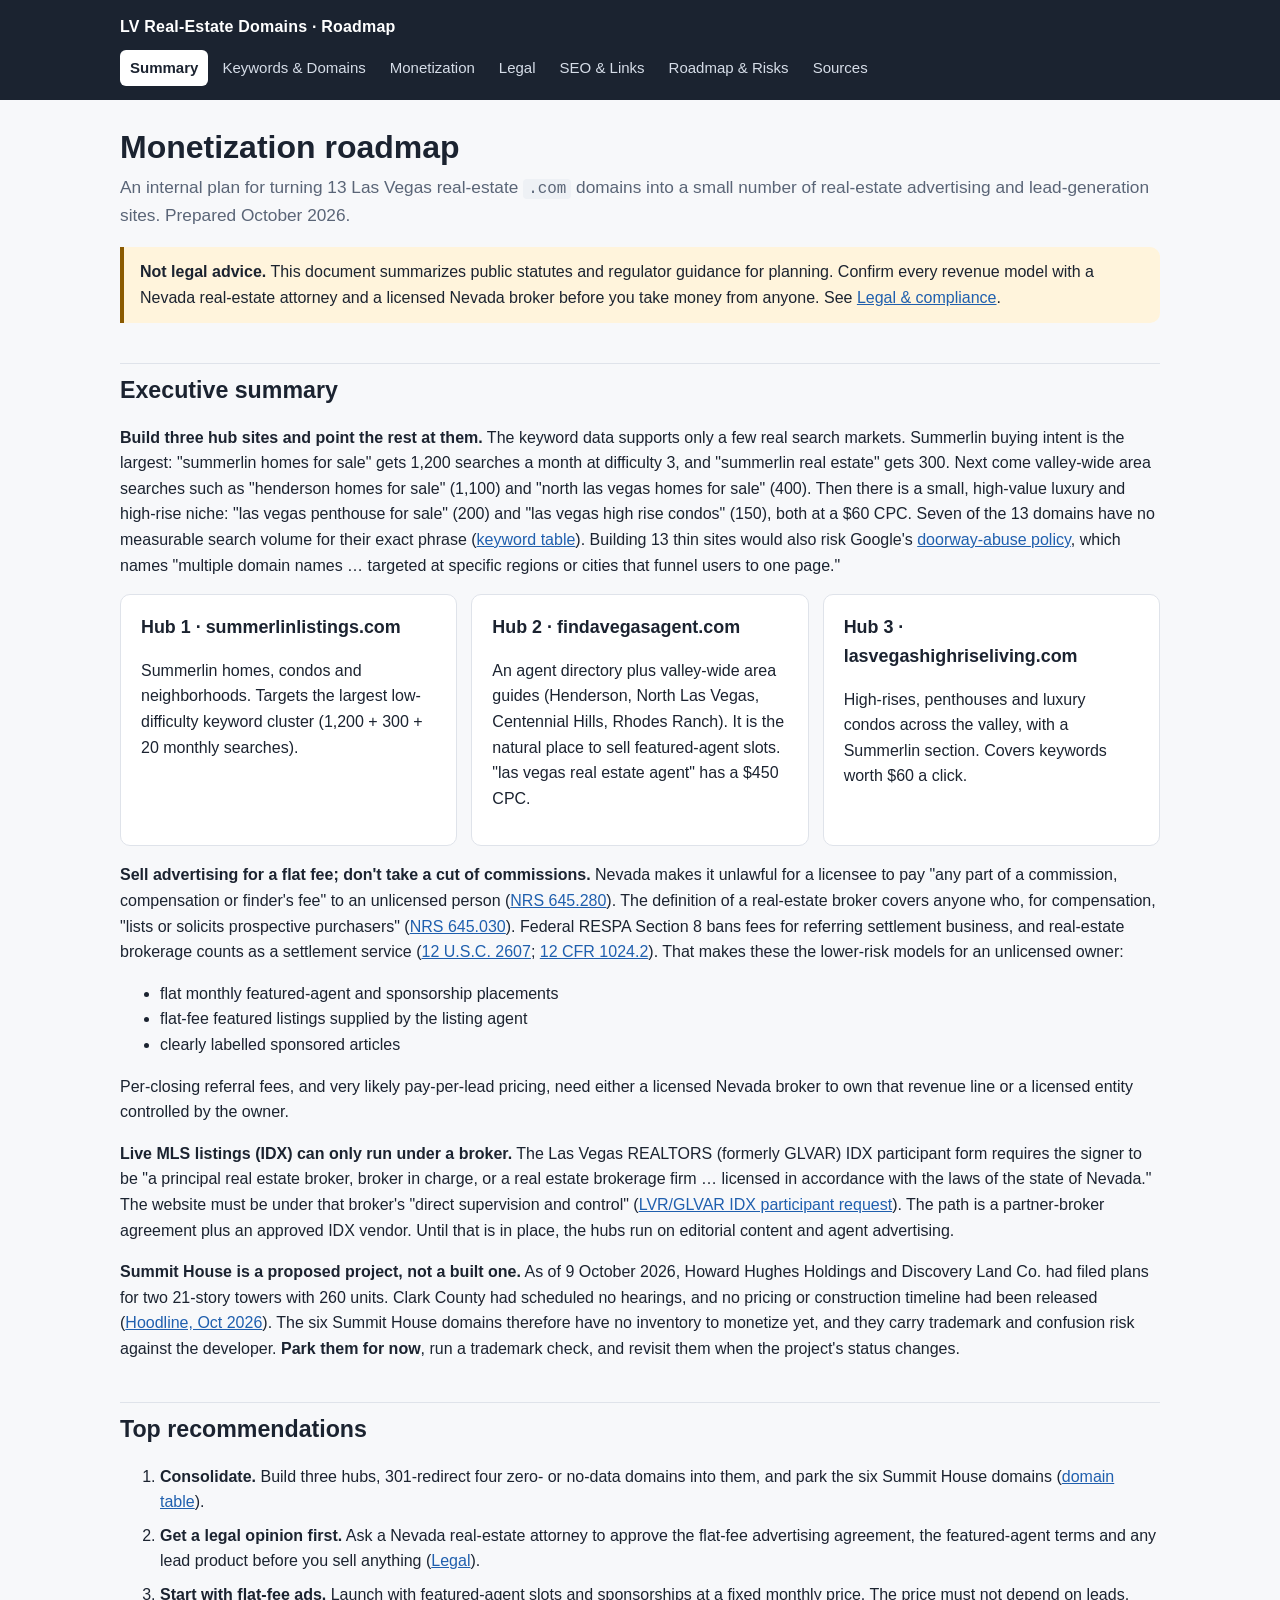
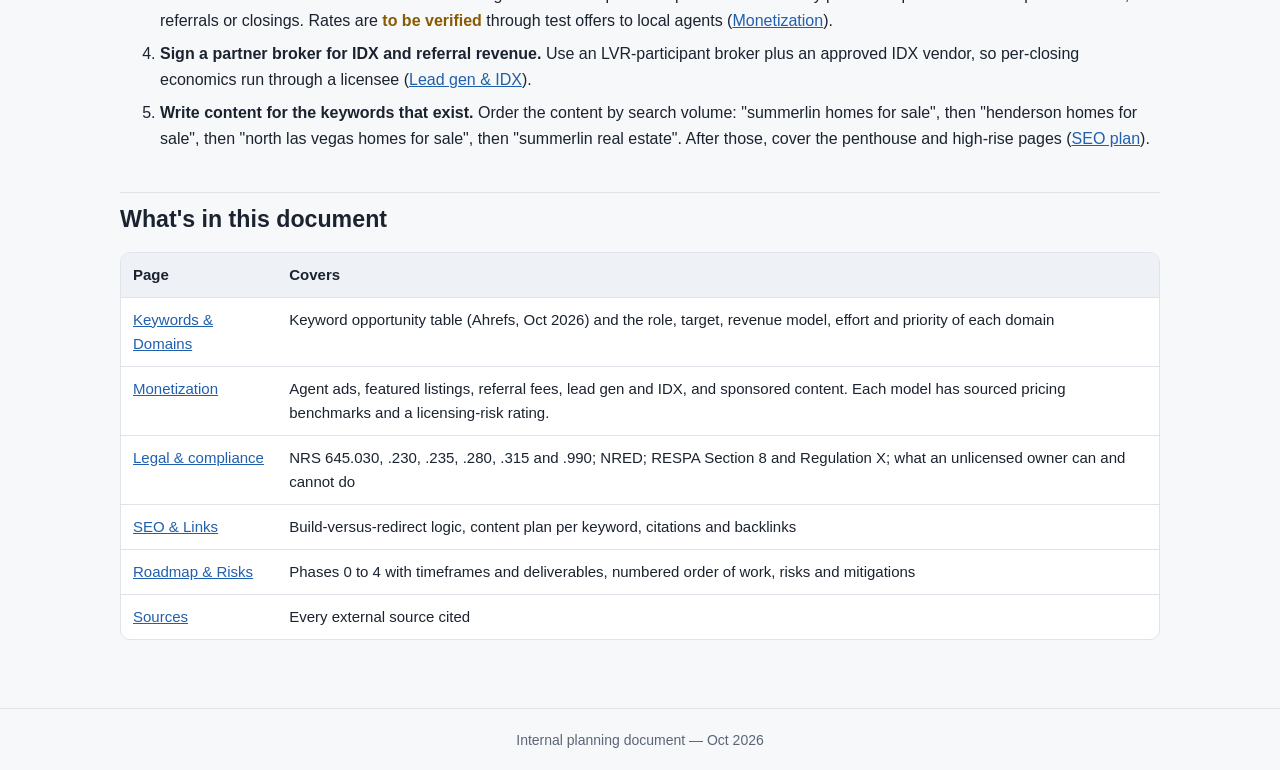
<file: index.html>
<!DOCTYPE html>
<html lang="en">
<head>
  <meta charset="utf-8">
  <meta name="viewport" content="width=device-width, initial-scale=1">
  <meta name="robots" content="noindex, nofollow">
  <title>Monetization Roadmap — Las Vegas Real-Estate Domain Portfolio</title>
  <link rel="stylesheet" href="styles.css">
</head>
<body>
<header class="site-header">
  <div class="inner">
    <a class="brand" href="index.html">LV Real-Estate Domains · Roadmap</a>
    <nav class="site-nav" aria-label="Main">
      <ul>
        <li><a href="index.html" aria-current="page">Summary</a></li>
        <li><a href="domains.html">Keywords &amp; Domains</a></li>
        <li><a href="monetization.html">Monetization</a></li>
        <li><a href="legal.html">Legal</a></li>
        <li><a href="seo.html">SEO &amp; Links</a></li>
        <li><a href="roadmap.html">Roadmap &amp; Risks</a></li>
        <li><a href="sources.html">Sources</a></li>
      </ul>
    </nav>
  </div>
</header>

<main>
  <h1>Monetization roadmap</h1>
  <p class="lede">An internal plan for turning 13 Las Vegas real-estate <code>.com</code> domains into a small number of real-estate advertising and lead-generation sites. Prepared October 2026.</p>

  <div class="callout warn">
    <p><strong>Not legal advice.</strong> This document summarizes public statutes and regulator guidance for planning. Confirm every revenue model with a Nevada real-estate attorney and a licensed Nevada broker before you take money from anyone. See <a href="legal.html">Legal &amp; compliance</a>.</p>
  </div>

  <h2 id="executive-summary">Executive summary</h2>

  <p><strong>Build three hub sites and point the rest at them.</strong> The keyword data supports only a few real search markets. Summerlin buying intent is the largest: "summerlin homes for sale" gets 1,200 searches a month at difficulty 3, and "summerlin real estate" gets 300. Next come valley-wide area searches such as "henderson homes for sale" (1,100) and "north las vegas homes for sale" (400). Then there is a small, high-value luxury and high-rise niche: "las vegas penthouse for sale" (200) and "las vegas high rise condos" (150), both at a $60 CPC. Seven of the 13 domains have no measurable search volume for their exact phrase (<a href="domains.html#keywords">keyword table</a>). Building 13 thin sites would also risk Google's <a href="https://developers.google.com/search/docs/essentials/spam-policies" rel="noopener">doorway-abuse policy</a>, which names "multiple domain names … targeted at specific regions or cities that funnel users to one page."</p>

  <div class="grid">
    <div class="card">
      <h3>Hub 1 · summerlinlistings.com</h3>
      <p>Summerlin homes, condos and neighborhoods. Targets the largest low-difficulty keyword cluster (1,200 + 300 + 20 monthly searches).</p>
    </div>
    <div class="card">
      <h3>Hub 2 · findavegasagent.com</h3>
      <p>An agent directory plus valley-wide area guides (Henderson, North Las Vegas, Centennial Hills, Rhodes Ranch). It is the natural place to sell featured-agent slots. "las vegas real estate agent" has a $450 CPC.</p>
    </div>
    <div class="card">
      <h3>Hub 3 · lasvegashighriseliving.com</h3>
      <p>High-rises, penthouses and luxury condos across the valley, with a Summerlin section. Covers keywords worth $60 a click.</p>
    </div>
  </div>

  <p><strong>Sell advertising for a flat fee; don't take a cut of commissions.</strong> Nevada makes it unlawful for a licensee to pay "any part of a commission, compensation or finder's fee" to an unlicensed person (<a href="https://nevada.public.law/statutes/nrs_645.280">NRS 645.280</a>). The definition of a real-estate broker covers anyone who, for compensation, "lists or solicits prospective purchasers" (<a href="https://nevada.public.law/statutes/nrs_645.030">NRS 645.030</a>). Federal RESPA Section 8 bans fees for referring settlement business, and real-estate brokerage counts as a settlement service (<a href="https://www.law.cornell.edu/uscode/text/12/2607">12 U.S.C. 2607</a>; <a href="https://www.consumerfinance.gov/rules-policy/regulations/1024/2/">12 CFR 1024.2</a>). That makes these the lower-risk models for an unlicensed owner:</p>
  <ul>
    <li>flat monthly featured-agent and sponsorship placements</li>
    <li>flat-fee featured listings supplied by the listing agent</li>
    <li>clearly labelled sponsored articles</li>
  </ul>
  <p>Per-closing referral fees, and very likely pay-per-lead pricing, need either a licensed Nevada broker to own that revenue line or a licensed entity controlled by the owner.</p>

  <p><strong>Live MLS listings (IDX) can only run under a broker.</strong> The Las Vegas REALTORS (formerly GLVAR) IDX participant form requires the signer to be "a principal real estate broker, broker in charge, or a real estate brokerage firm … licensed in accordance with the laws of the state of Nevada." The website must be under that broker's "direct supervision and control" (<a href="https://torchx.com/wp-content/uploads/2020/04/NV-GLVAR.pdf">LVR/GLVAR IDX participant request</a>). The path is a partner-broker agreement plus an approved IDX vendor. Until that is in place, the hubs run on editorial content and agent advertising.</p>

  <p><strong>Summit House is a proposed project, not a built one.</strong> As of 9 October 2026, Howard Hughes Holdings and Discovery Land Co. had filed plans for two 21-story towers with 260 units. Clark County had scheduled no hearings, and no pricing or construction timeline had been released (<a href="https://hoodline.com/2026/10/summerlin-gets-its-first-high-rises-twin-21-story-towers-with-a-skybridge-bar/">Hoodline, Oct 2026</a>). The six Summit House domains therefore have no inventory to monetize yet, and they carry trademark and confusion risk against the developer. <strong>Park them for now</strong>, run a trademark check, and revisit them when the project's status changes.</p>

  <h2 id="top-recommendations">Top recommendations</h2>
  <ol class="steps">
    <li><strong>Consolidate.</strong> Build three hubs, 301-redirect four zero- or no-data domains into them, and park the six Summit House domains (<a href="domains.html#domains">domain table</a>).</li>
    <li><strong>Get a legal opinion first.</strong> Ask a Nevada real-estate attorney to approve the flat-fee advertising agreement, the featured-agent terms and any lead product before you sell anything (<a href="legal.html">Legal</a>).</li>
    <li><strong>Start with flat-fee ads.</strong> Launch with featured-agent slots and sponsorships at a fixed monthly price. The price must not depend on leads, referrals or closings. Rates are <span class="tbv">to be verified</span> through test offers to local agents (<a href="monetization.html">Monetization</a>).</li>
    <li><strong>Sign a partner broker for IDX and referral revenue.</strong> Use an LVR-participant broker plus an approved IDX vendor, so per-closing economics run through a licensee (<a href="monetization.html#lead-gen">Lead gen &amp; IDX</a>).</li>
    <li><strong>Write content for the keywords that exist.</strong> Order the content by search volume: "summerlin homes for sale", then "henderson homes for sale", then "north las vegas homes for sale", then "summerlin real estate". After those, cover the penthouse and high-rise pages (<a href="seo.html">SEO plan</a>).</li>
  </ol>

  <h2>What's in this document</h2>
  <div class="table-wrap">
    <table>
      <thead><tr><th>Page</th><th>Covers</th></tr></thead>
      <tbody>
        <tr><td><a href="domains.html">Keywords &amp; Domains</a></td><td>Keyword opportunity table (Ahrefs, Oct 2026) and the role, target, revenue model, effort and priority of each domain</td></tr>
        <tr><td><a href="monetization.html">Monetization</a></td><td>Agent ads, featured listings, referral fees, lead gen and IDX, and sponsored content. Each model has sourced pricing benchmarks and a licensing-risk rating.</td></tr>
        <tr><td><a href="legal.html">Legal &amp; compliance</a></td><td>NRS 645.030, .230, .235, .280, .315 and .990; NRED; RESPA Section 8 and Regulation X; what an unlicensed owner can and cannot do</td></tr>
        <tr><td><a href="seo.html">SEO &amp; Links</a></td><td>Build-versus-redirect logic, content plan per keyword, citations and backlinks</td></tr>
        <tr><td><a href="roadmap.html">Roadmap &amp; Risks</a></td><td>Phases 0 to 4 with timeframes and deliverables, numbered order of work, risks and mitigations</td></tr>
        <tr><td><a href="sources.html">Sources</a></td><td>Every external source cited</td></tr>
      </tbody>
    </table>
  </div>
</main>

<footer class="site-footer">Internal planning document — Oct 2026</footer>
</body>
</html>
</file>
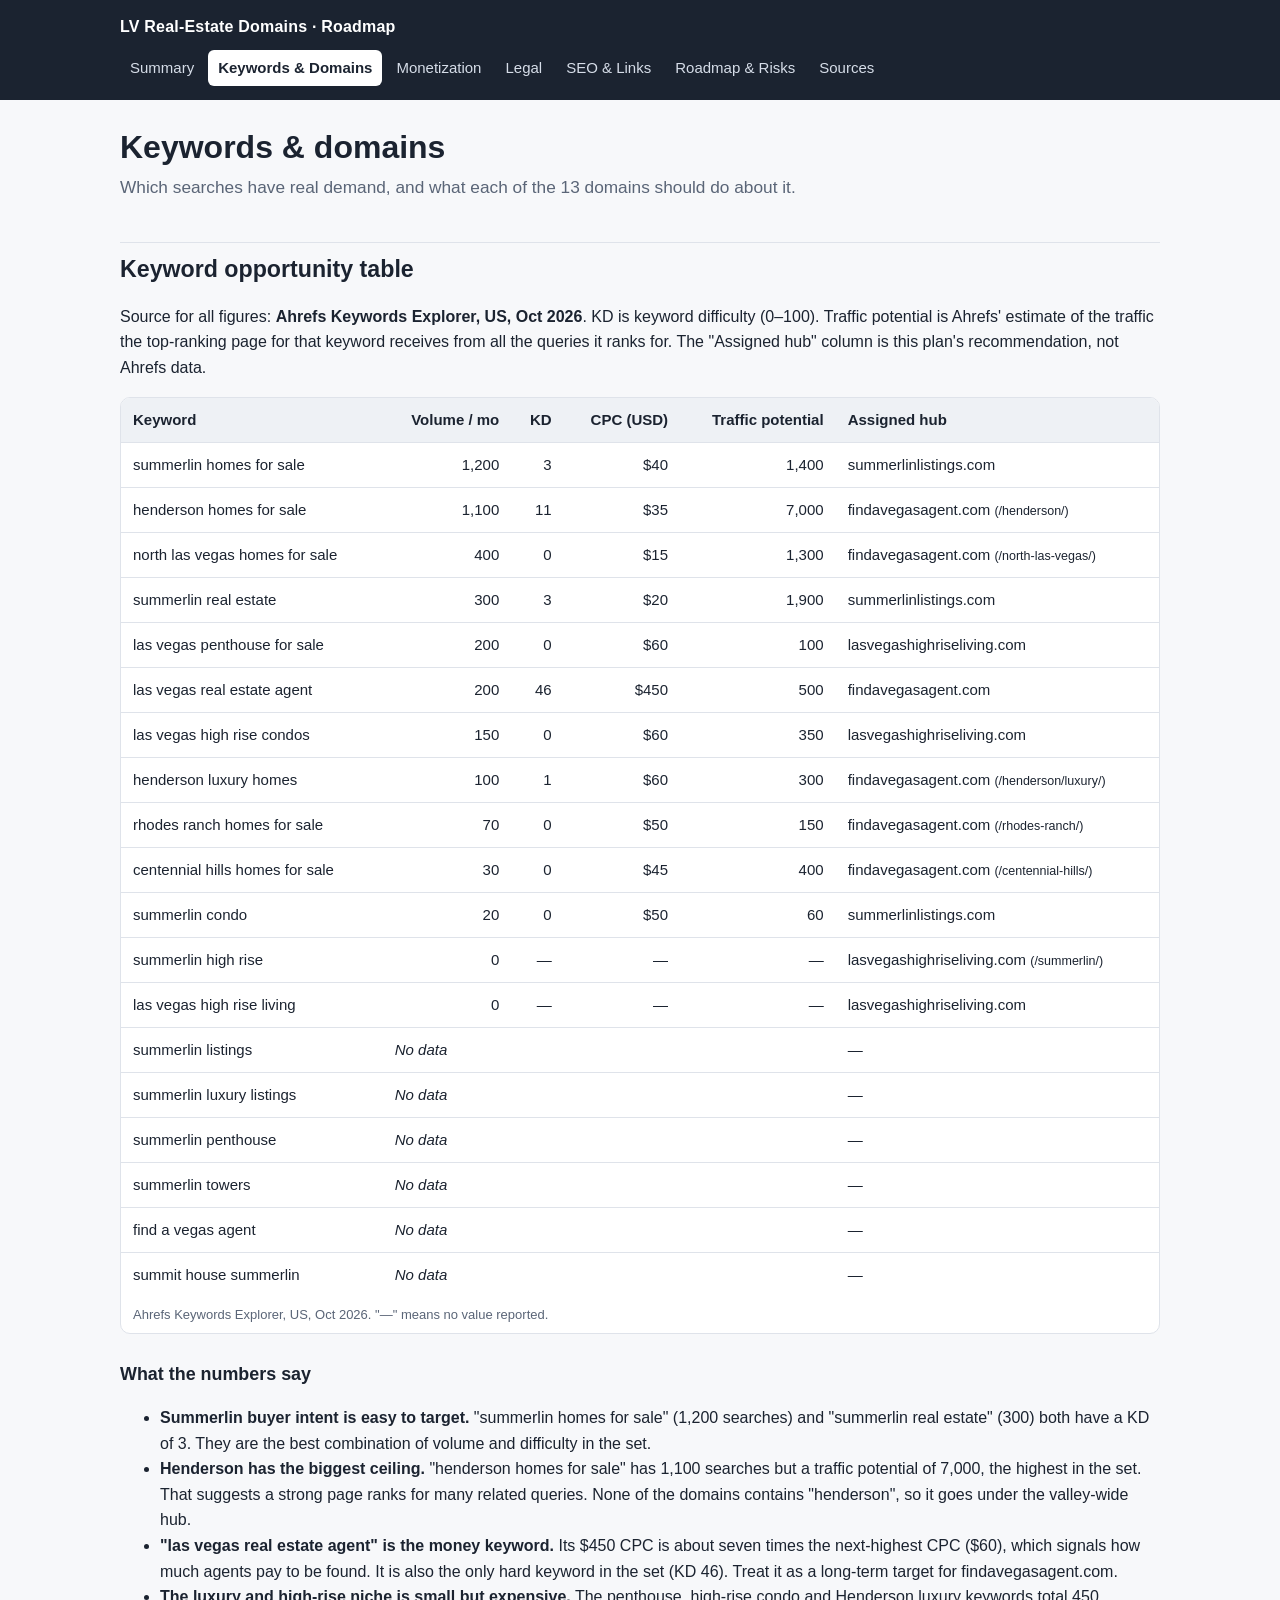
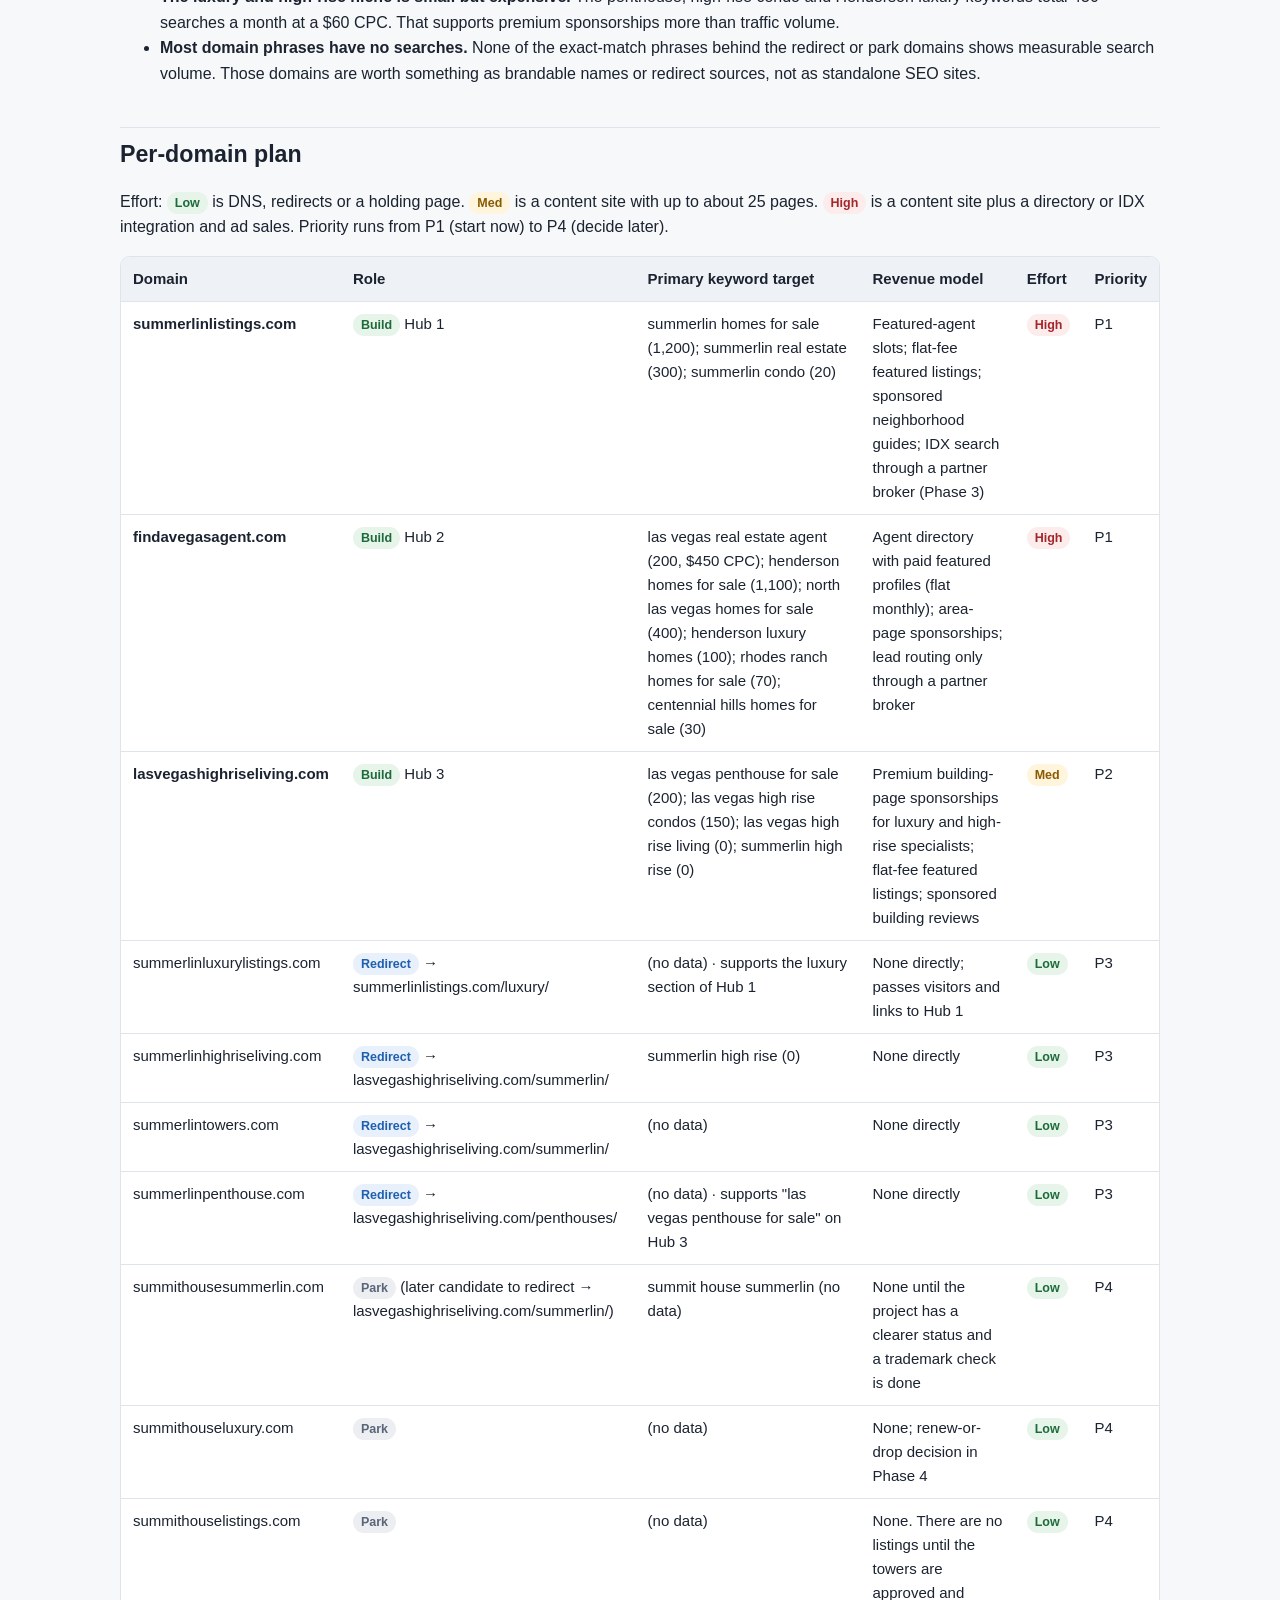
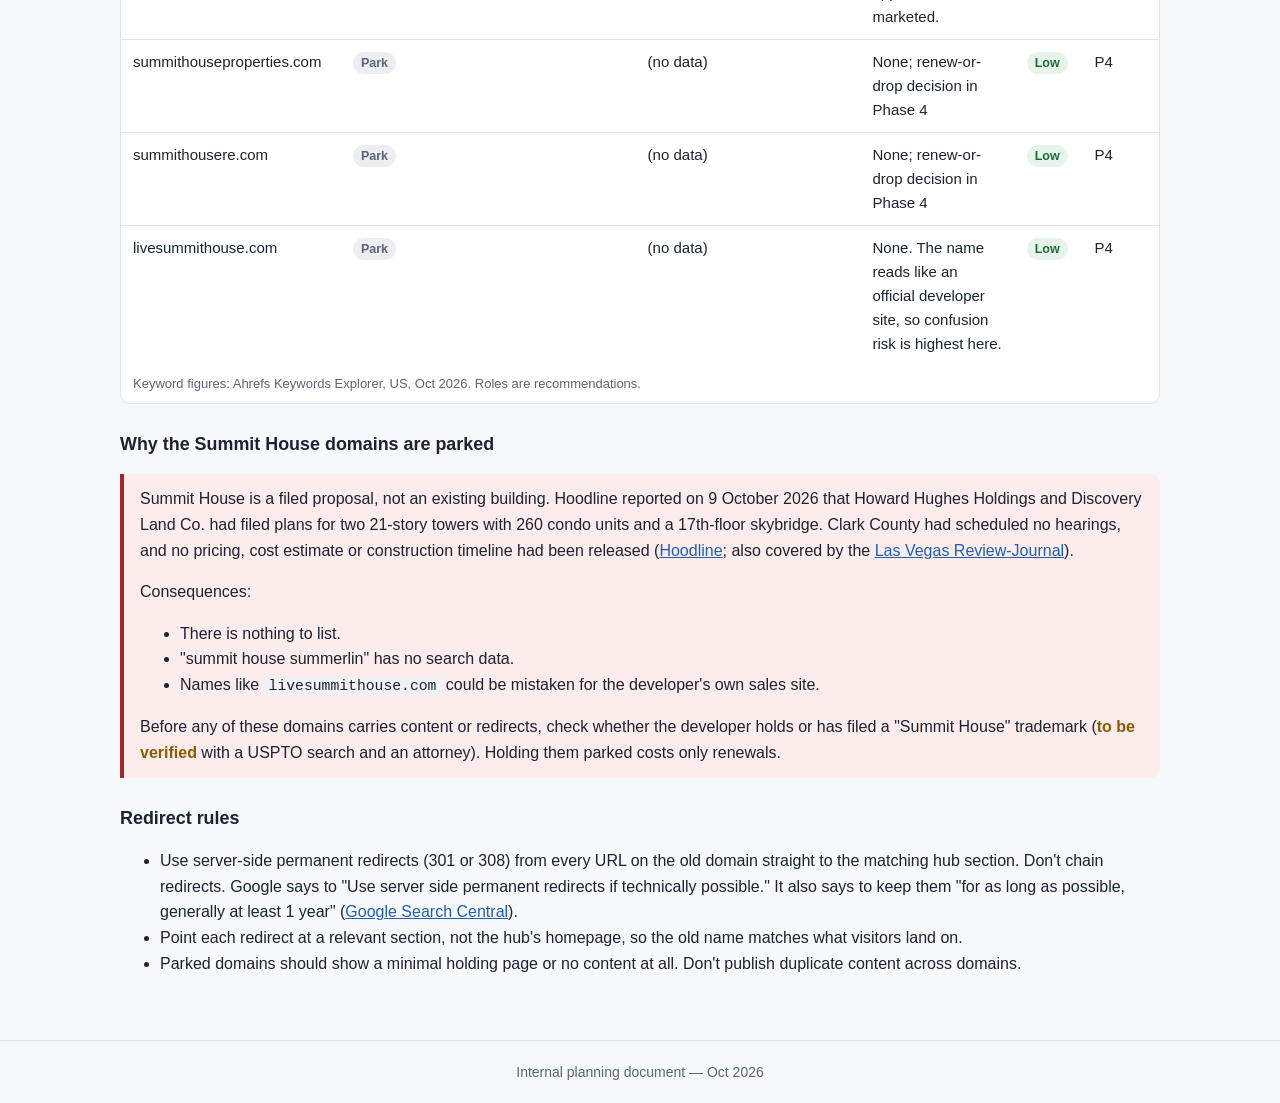
<file: domains.html>
<!DOCTYPE html>
<html lang="en">
<head>
  <meta charset="utf-8">
  <meta name="viewport" content="width=device-width, initial-scale=1">
  <meta name="robots" content="noindex, nofollow">
  <title>Keywords &amp; Domains — Monetization Roadmap</title>
  <link rel="stylesheet" href="styles.css">
</head>
<body>
<header class="site-header">
  <div class="inner">
    <a class="brand" href="index.html">LV Real-Estate Domains · Roadmap</a>
    <nav class="site-nav" aria-label="Main">
      <ul>
        <li><a href="index.html">Summary</a></li>
        <li><a href="domains.html" aria-current="page">Keywords &amp; Domains</a></li>
        <li><a href="monetization.html">Monetization</a></li>
        <li><a href="legal.html">Legal</a></li>
        <li><a href="seo.html">SEO &amp; Links</a></li>
        <li><a href="roadmap.html">Roadmap &amp; Risks</a></li>
        <li><a href="sources.html">Sources</a></li>
      </ul>
    </nav>
  </div>
</header>

<main>
  <h1>Keywords &amp; domains</h1>
  <p class="lede">Which searches have real demand, and what each of the 13 domains should do about it.</p>

  <h2 id="keywords">Keyword opportunity table</h2>
  <p>Source for all figures: <strong>Ahrefs Keywords Explorer, US, Oct 2026</strong>. KD is keyword difficulty (0–100). Traffic potential is Ahrefs' estimate of the traffic the top-ranking page for that keyword receives from all the queries it ranks for. The "Assigned hub" column is this plan's recommendation, not Ahrefs data.</p>
  <div class="table-wrap">
    <table>
      <thead>
        <tr><th>Keyword</th><th class="num">Volume / mo</th><th class="num">KD</th><th class="num">CPC (USD)</th><th class="num">Traffic potential</th><th>Assigned hub</th></tr>
      </thead>
      <tbody>
        <tr><td>summerlin homes for sale</td><td class="num">1,200</td><td class="num">3</td><td class="num">$40</td><td class="num">1,400</td><td>summerlinlistings.com</td></tr>
        <tr><td>henderson homes for sale</td><td class="num">1,100</td><td class="num">11</td><td class="num">$35</td><td class="num">7,000</td><td>findavegasagent.com <small>(/henderson/)</small></td></tr>
        <tr><td>north las vegas homes for sale</td><td class="num">400</td><td class="num">0</td><td class="num">$15</td><td class="num">1,300</td><td>findavegasagent.com <small>(/north-las-vegas/)</small></td></tr>
        <tr><td>summerlin real estate</td><td class="num">300</td><td class="num">3</td><td class="num">$20</td><td class="num">1,900</td><td>summerlinlistings.com</td></tr>
        <tr><td>las vegas penthouse for sale</td><td class="num">200</td><td class="num">0</td><td class="num">$60</td><td class="num">100</td><td>lasvegashighriseliving.com</td></tr>
        <tr><td>las vegas real estate agent</td><td class="num">200</td><td class="num">46</td><td class="num">$450</td><td class="num">500</td><td>findavegasagent.com</td></tr>
        <tr><td>las vegas high rise condos</td><td class="num">150</td><td class="num">0</td><td class="num">$60</td><td class="num">350</td><td>lasvegashighriseliving.com</td></tr>
        <tr><td>henderson luxury homes</td><td class="num">100</td><td class="num">1</td><td class="num">$60</td><td class="num">300</td><td>findavegasagent.com <small>(/henderson/luxury/)</small></td></tr>
        <tr><td>rhodes ranch homes for sale</td><td class="num">70</td><td class="num">0</td><td class="num">$50</td><td class="num">150</td><td>findavegasagent.com <small>(/rhodes-ranch/)</small></td></tr>
        <tr><td>centennial hills homes for sale</td><td class="num">30</td><td class="num">0</td><td class="num">$45</td><td class="num">400</td><td>findavegasagent.com <small>(/centennial-hills/)</small></td></tr>
        <tr><td>summerlin condo</td><td class="num">20</td><td class="num">0</td><td class="num">$50</td><td class="num">60</td><td>summerlinlistings.com</td></tr>
        <tr><td>summerlin high rise</td><td class="num">0</td><td class="num">—</td><td class="num">—</td><td class="num">—</td><td>lasvegashighriseliving.com <small>(/summerlin/)</small></td></tr>
        <tr><td>las vegas high rise living</td><td class="num">0</td><td class="num">—</td><td class="num">—</td><td class="num">—</td><td>lasvegashighriseliving.com</td></tr>
        <tr><td>summerlin listings</td><td colspan="4"><em>No data</em></td><td>—</td></tr>
        <tr><td>summerlin luxury listings</td><td colspan="4"><em>No data</em></td><td>—</td></tr>
        <tr><td>summerlin penthouse</td><td colspan="4"><em>No data</em></td><td>—</td></tr>
        <tr><td>summerlin towers</td><td colspan="4"><em>No data</em></td><td>—</td></tr>
        <tr><td>find a vegas agent</td><td colspan="4"><em>No data</em></td><td>—</td></tr>
        <tr><td>summit house summerlin</td><td colspan="4"><em>No data</em></td><td>—</td></tr>
      </tbody>
      <caption>Ahrefs Keywords Explorer, US, Oct 2026. "—" means no value reported.</caption>
    </table>
  </div>

  <h3>What the numbers say</h3>
  <ul>
    <li><strong>Summerlin buyer intent is easy to target.</strong> "summerlin homes for sale" (1,200 searches) and "summerlin real estate" (300) both have a KD of 3. They are the best combination of volume and difficulty in the set.</li>
    <li><strong>Henderson has the biggest ceiling.</strong> "henderson homes for sale" has 1,100 searches but a traffic potential of 7,000, the highest in the set. That suggests a strong page ranks for many related queries. None of the domains contains "henderson", so it goes under the valley-wide hub.</li>
    <li><strong>"las vegas real estate agent" is the money keyword.</strong> Its $450 CPC is about seven times the next-highest CPC ($60), which signals how much agents pay to be found. It is also the only hard keyword in the set (KD 46). Treat it as a long-term target for findavegasagent.com.</li>
    <li><strong>The luxury and high-rise niche is small but expensive.</strong> The penthouse, high-rise condo and Henderson luxury keywords total 450 searches a month at a $60 CPC. That supports premium sponsorships more than traffic volume.</li>
    <li><strong>Most domain phrases have no searches.</strong> None of the exact-match phrases behind the redirect or park domains shows measurable search volume. Those domains are worth something as brandable names or redirect sources, not as standalone SEO sites.</li>
  </ul>

  <h2 id="domains">Per-domain plan</h2>
  <p>Effort: <span class="tag low">Low</span> is DNS, redirects or a holding page. <span class="tag med">Med</span> is a content site with up to about 25 pages. <span class="tag high">High</span> is a content site plus a directory or IDX integration and ad sales. Priority runs from P1 (start now) to P4 (decide later).</p>
  <div class="table-wrap">
    <table>
      <thead>
        <tr><th>Domain</th><th>Role</th><th>Primary keyword target</th><th>Revenue model</th><th>Effort</th><th>Priority</th></tr>
      </thead>
      <tbody>
        <tr>
          <td><strong>summerlinlistings.com</strong></td>
          <td><span class="tag build">Build</span> Hub 1</td>
          <td>summerlin homes for sale (1,200); summerlin real estate (300); summerlin condo (20)</td>
          <td>Featured-agent slots; flat-fee featured listings; sponsored neighborhood guides; IDX search through a partner broker (Phase 3)</td>
          <td><span class="tag high">High</span></td>
          <td>P1</td>
        </tr>
        <tr>
          <td><strong>findavegasagent.com</strong></td>
          <td><span class="tag build">Build</span> Hub 2</td>
          <td>las vegas real estate agent (200, $450 CPC); henderson homes for sale (1,100); north las vegas homes for sale (400); henderson luxury homes (100); rhodes ranch homes for sale (70); centennial hills homes for sale (30)</td>
          <td>Agent directory with paid featured profiles (flat monthly); area-page sponsorships; lead routing only through a partner broker</td>
          <td><span class="tag high">High</span></td>
          <td>P1</td>
        </tr>
        <tr>
          <td><strong>lasvegashighriseliving.com</strong></td>
          <td><span class="tag build">Build</span> Hub 3</td>
          <td>las vegas penthouse for sale (200); las vegas high rise condos (150); las vegas high rise living (0); summerlin high rise (0)</td>
          <td>Premium building-page sponsorships for luxury and high-rise specialists; flat-fee featured listings; sponsored building reviews</td>
          <td><span class="tag med">Med</span></td>
          <td>P2</td>
        </tr>
        <tr>
          <td>summerlinluxurylistings.com</td>
          <td><span class="tag redirect">Redirect</span> → summerlinlistings.com/luxury/</td>
          <td>(no data) · supports the luxury section of Hub 1</td>
          <td>None directly; passes visitors and links to Hub 1</td>
          <td><span class="tag low">Low</span></td>
          <td>P3</td>
        </tr>
        <tr>
          <td>summerlinhighriseliving.com</td>
          <td><span class="tag redirect">Redirect</span> → lasvegashighriseliving.com/summerlin/</td>
          <td>summerlin high rise (0)</td>
          <td>None directly</td>
          <td><span class="tag low">Low</span></td>
          <td>P3</td>
        </tr>
        <tr>
          <td>summerlintowers.com</td>
          <td><span class="tag redirect">Redirect</span> → lasvegashighriseliving.com/summerlin/</td>
          <td>(no data)</td>
          <td>None directly</td>
          <td><span class="tag low">Low</span></td>
          <td>P3</td>
        </tr>
        <tr>
          <td>summerlinpenthouse.com</td>
          <td><span class="tag redirect">Redirect</span> → lasvegashighriseliving.com/penthouses/</td>
          <td>(no data) · supports "las vegas penthouse for sale" on Hub 3</td>
          <td>None directly</td>
          <td><span class="tag low">Low</span></td>
          <td>P3</td>
        </tr>
        <tr>
          <td>summithousesummerlin.com</td>
          <td><span class="tag park">Park</span> (later candidate to redirect → lasvegashighriseliving.com/summerlin/)</td>
          <td>summit house summerlin (no data)</td>
          <td>None until the project has a clearer status and a trademark check is done</td>
          <td><span class="tag low">Low</span></td>
          <td>P4</td>
        </tr>
        <tr>
          <td>summithouseluxury.com</td>
          <td><span class="tag park">Park</span></td>
          <td>(no data)</td>
          <td>None; renew-or-drop decision in Phase 4</td>
          <td><span class="tag low">Low</span></td>
          <td>P4</td>
        </tr>
        <tr>
          <td>summithouselistings.com</td>
          <td><span class="tag park">Park</span></td>
          <td>(no data)</td>
          <td>None. There are no listings until the towers are approved and marketed.</td>
          <td><span class="tag low">Low</span></td>
          <td>P4</td>
        </tr>
        <tr>
          <td>summithouseproperties.com</td>
          <td><span class="tag park">Park</span></td>
          <td>(no data)</td>
          <td>None; renew-or-drop decision in Phase 4</td>
          <td><span class="tag low">Low</span></td>
          <td>P4</td>
        </tr>
        <tr>
          <td>summithousere.com</td>
          <td><span class="tag park">Park</span></td>
          <td>(no data)</td>
          <td>None; renew-or-drop decision in Phase 4</td>
          <td><span class="tag low">Low</span></td>
          <td>P4</td>
        </tr>
        <tr>
          <td>livesummithouse.com</td>
          <td><span class="tag park">Park</span></td>
          <td>(no data)</td>
          <td>None. The name reads like an official developer site, so confusion risk is highest here.</td>
          <td><span class="tag low">Low</span></td>
          <td>P4</td>
        </tr>
      </tbody>
      <caption>Keyword figures: Ahrefs Keywords Explorer, US, Oct 2026. Roles are recommendations.</caption>
    </table>
  </div>

  <h3>Why the Summit House domains are parked</h3>
  <div class="callout risk">
    <p>Summit House is a filed proposal, not an existing building. Hoodline reported on 9 October 2026 that Howard Hughes Holdings and Discovery Land Co. had filed plans for two 21-story towers with 260 condo units and a 17th-floor skybridge. Clark County had scheduled no hearings, and no pricing, cost estimate or construction timeline had been released (<a href="https://hoodline.com/2026/10/summerlin-gets-its-first-high-rises-twin-21-story-towers-with-a-skybridge-bar/">Hoodline</a>; also covered by the <a href="https://www.reviewjournal.com/business/housing/next-chapter-for-summerlin-high-rise-condo-project-in-works-for-las-vegas-community-3897433/">Las Vegas Review-Journal</a>).</p>
    <p>Consequences:</p>
    <ul>
      <li>There is nothing to list.</li>
      <li>"summit house summerlin" has no search data.</li>
      <li>Names like <code>livesummithouse.com</code> could be mistaken for the developer's own sales site.</li>
    </ul>
    <p>Before any of these domains carries content or redirects, check whether the developer holds or has filed a "Summit House" trademark (<span class="tbv">to be verified</span> with a USPTO search and an attorney). Holding them parked costs only renewals.</p>
  </div>

  <h3>Redirect rules</h3>
  <ul>
    <li>Use server-side permanent redirects (301 or 308) from every URL on the old domain straight to the matching hub section. Don't chain redirects. Google says to "Use server side permanent redirects if technically possible." It also says to keep them "for as long as possible, generally at least 1 year" (<a href="https://developers.google.com/search/docs/crawling-indexing/site-move-with-url-changes">Google Search Central</a>).</li>
    <li>Point each redirect at a relevant section, not the hub's homepage, so the old name matches what visitors land on.</li>
    <li>Parked domains should show a minimal holding page or no content at all. Don't publish duplicate content across domains.</li>
  </ul>
</main>

<footer class="site-footer">Internal planning document — Oct 2026</footer>
</body>
</html>
</file>
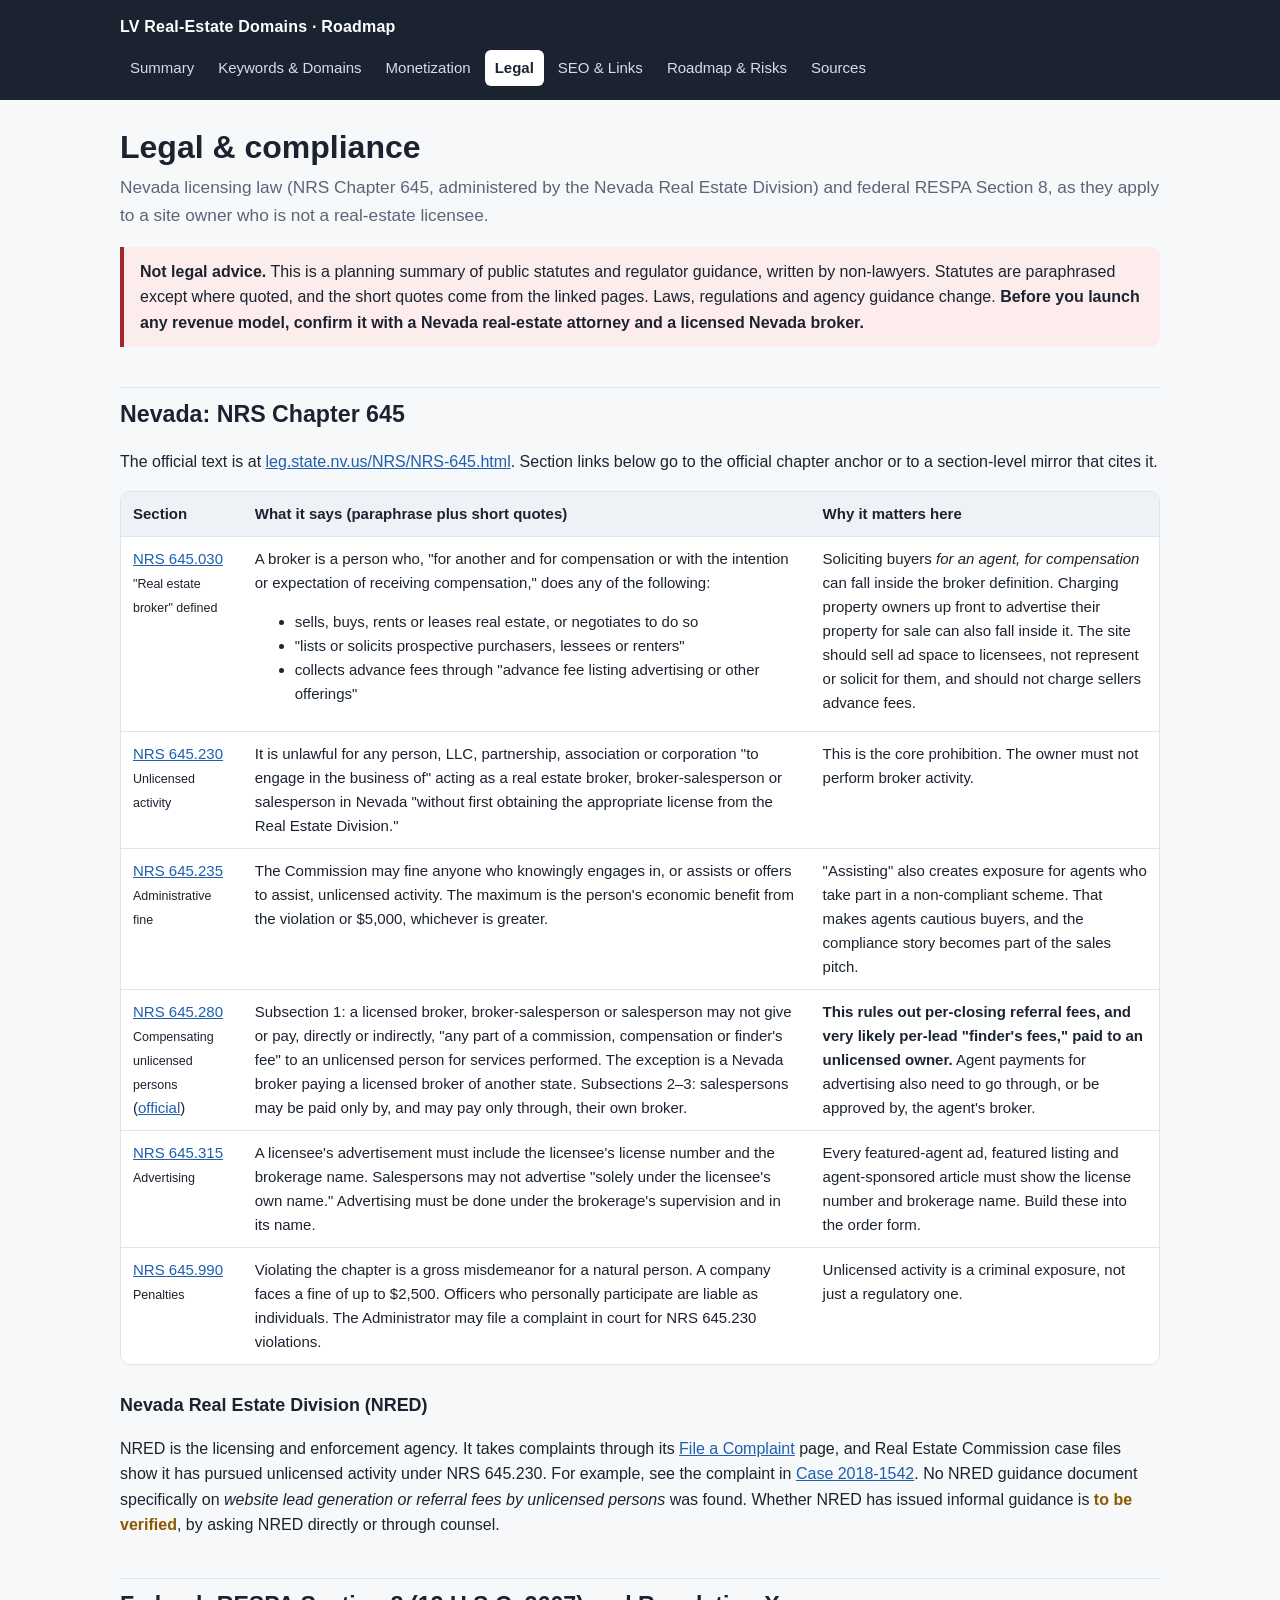
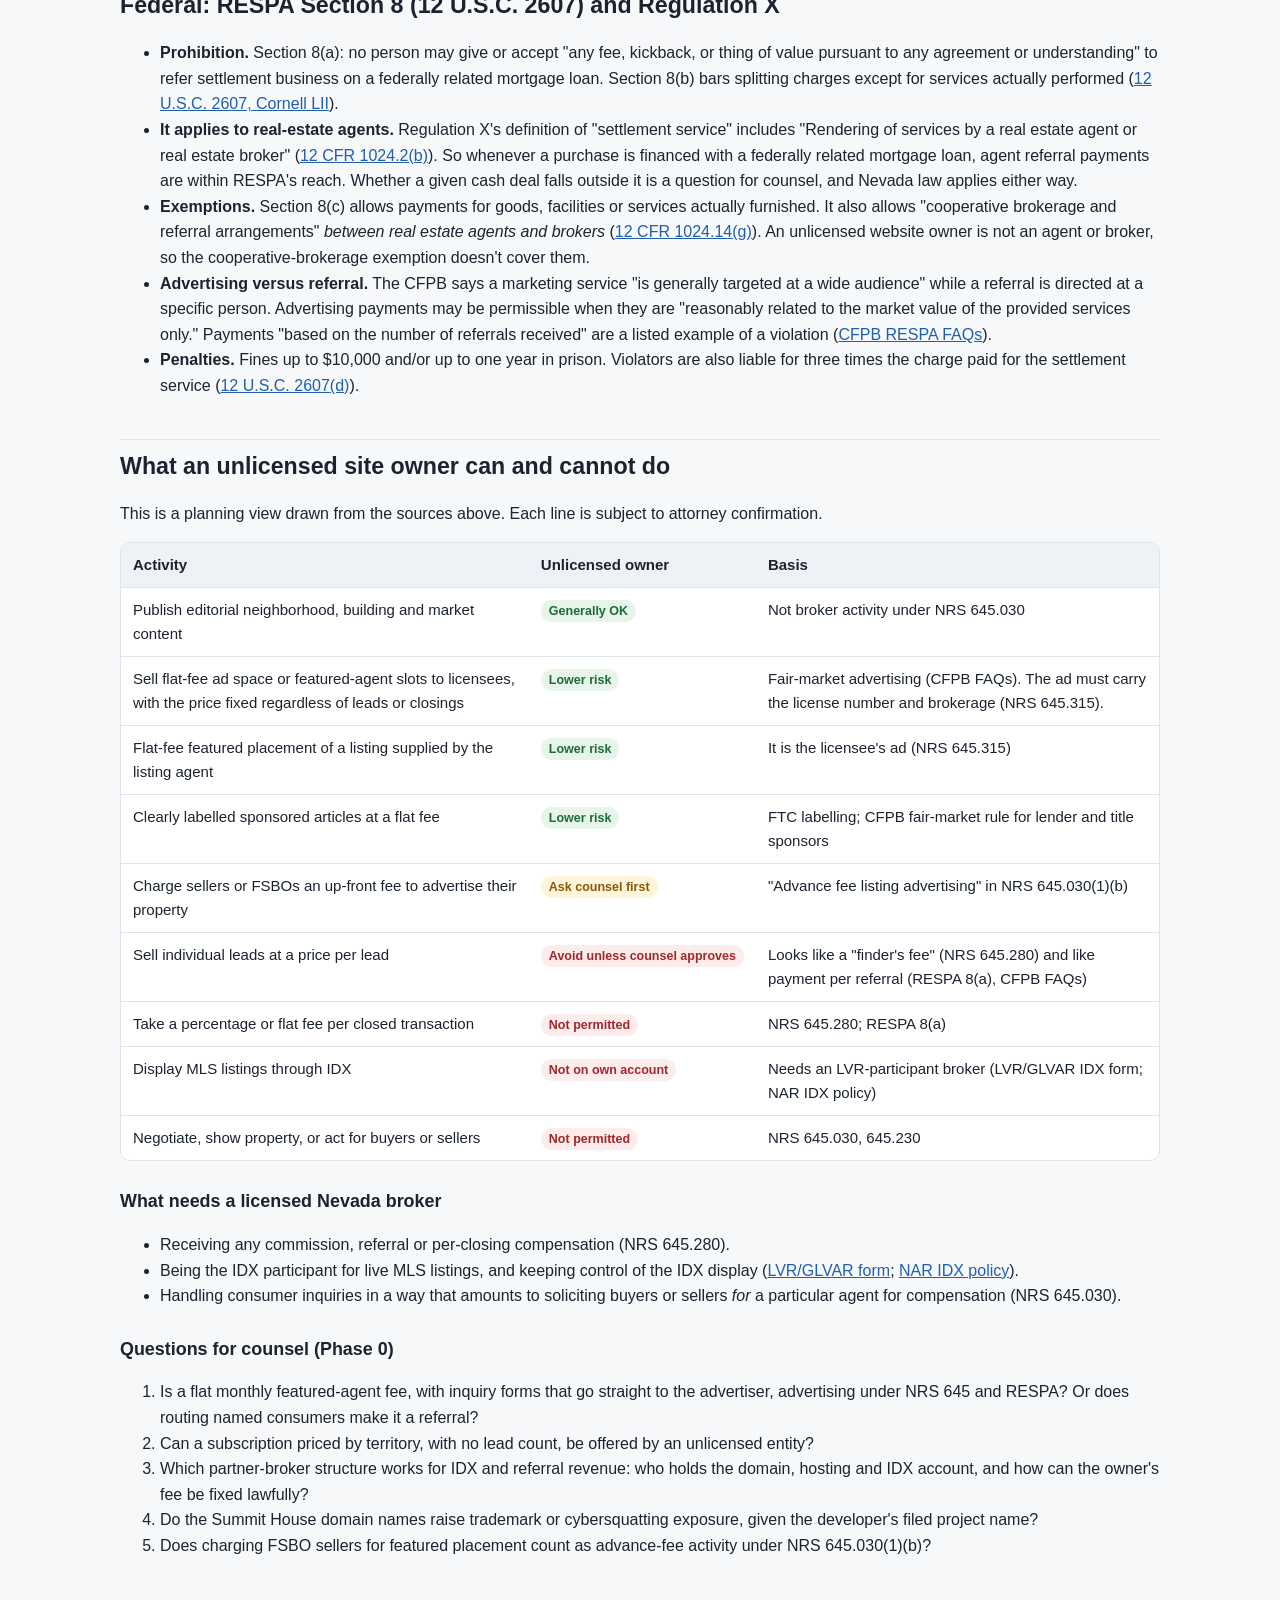
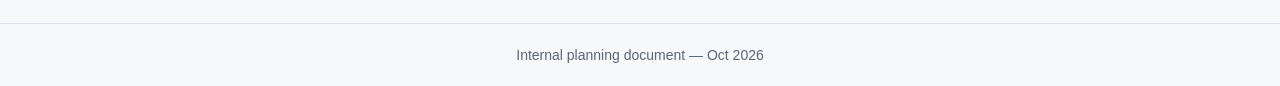
<file: legal.html>
<!DOCTYPE html>
<html lang="en">
<head>
  <meta charset="utf-8">
  <meta name="viewport" content="width=device-width, initial-scale=1">
  <meta name="robots" content="noindex, nofollow">
  <title>Legal &amp; Compliance — Monetization Roadmap</title>
  <link rel="stylesheet" href="styles.css">
</head>
<body>
<header class="site-header">
  <div class="inner">
    <a class="brand" href="index.html">LV Real-Estate Domains · Roadmap</a>
    <nav class="site-nav" aria-label="Main">
      <ul>
        <li><a href="index.html">Summary</a></li>
        <li><a href="domains.html">Keywords &amp; Domains</a></li>
        <li><a href="monetization.html">Monetization</a></li>
        <li><a href="legal.html" aria-current="page">Legal</a></li>
        <li><a href="seo.html">SEO &amp; Links</a></li>
        <li><a href="roadmap.html">Roadmap &amp; Risks</a></li>
        <li><a href="sources.html">Sources</a></li>
      </ul>
    </nav>
  </div>
</header>

<main>
  <h1>Legal &amp; compliance</h1>
  <p class="lede">Nevada licensing law (NRS Chapter 645, administered by the Nevada Real Estate Division) and federal RESPA Section 8, as they apply to a site owner who is not a real-estate licensee.</p>

  <div class="callout risk">
    <p><strong>Not legal advice.</strong> This is a planning summary of public statutes and regulator guidance, written by non-lawyers. Statutes are paraphrased except where quoted, and the short quotes come from the linked pages. Laws, regulations and agency guidance change. <strong>Before you launch any revenue model, confirm it with a Nevada real-estate attorney and a licensed Nevada broker.</strong></p>
  </div>

  <h2 id="nevada">Nevada: NRS Chapter 645</h2>
  <p>The official text is at <a href="https://www.leg.state.nv.us/NRS/NRS-645.html">leg.state.nv.us/NRS/NRS-645.html</a>. Section links below go to the official chapter anchor or to a section-level mirror that cites it.</p>

  <div class="table-wrap">
    <table>
      <thead><tr><th>Section</th><th>What it says (paraphrase plus short quotes)</th><th>Why it matters here</th></tr></thead>
      <tbody>
        <tr>
          <td><a href="https://nevada.public.law/statutes/nrs_645.030">NRS 645.030</a><br><small>"Real estate broker" defined</small></td>
          <td>A broker is a person who, "for another and for compensation or with the intention or expectation of receiving compensation," does any of the following:
            <ul>
              <li>sells, buys, rents or leases real estate, or negotiates to do so</li>
              <li>"lists or solicits prospective purchasers, lessees or renters"</li>
              <li>collects advance fees through "advance fee listing advertising or other offerings"</li>
            </ul>
          </td>
          <td>Soliciting buyers <em>for an agent, for compensation</em> can fall inside the broker definition. Charging property owners up front to advertise their property for sale can also fall inside it. The site should sell ad space to licensees, not represent or solicit for them, and should not charge sellers advance fees.</td>
        </tr>
        <tr>
          <td><a href="https://www.leg.state.nv.us/NRS/NRS-645.html#NRS645Sec230">NRS 645.230</a><br><small>Unlicensed activity</small></td>
          <td>It is unlawful for any person, LLC, partnership, association or corporation "to engage in the business of" acting as a real estate broker, broker-salesperson or salesperson in Nevada "without first obtaining the appropriate license from the Real Estate Division."</td>
          <td>This is the core prohibition. The owner must not perform broker activity.</td>
        </tr>
        <tr>
          <td><a href="https://nevada.public.law/statutes/nrs_645.235">NRS 645.235</a><br><small>Administrative fine</small></td>
          <td>The Commission may fine anyone who knowingly engages in, or assists or offers to assist, unlicensed activity. The maximum is the person's economic benefit from the violation or $5,000, whichever is greater.</td>
          <td>"Assisting" also creates exposure for agents who take part in a non-compliant scheme. That makes agents cautious buyers, and the compliance story becomes part of the sales pitch.</td>
        </tr>
        <tr>
          <td><a href="https://nevada.public.law/statutes/nrs_645.280">NRS 645.280</a><br><small>Compensating unlicensed persons</small> (<a href="https://www.leg.state.nv.us/NRS/NRS-645.html#NRS645Sec280">official</a>)</td>
          <td>Subsection 1: a licensed broker, broker-salesperson or salesperson may not give or pay, directly or indirectly, "any part of a commission, compensation or finder's fee" to an unlicensed person for services performed. The exception is a Nevada broker paying a licensed broker of another state. Subsections 2–3: salespersons may be paid only by, and may pay only through, their own broker.</td>
          <td><strong>This rules out per-closing referral fees, and very likely per-lead "finder's fees," paid to an unlicensed owner.</strong> Agent payments for advertising also need to go through, or be approved by, the agent's broker.</td>
        </tr>
        <tr>
          <td><a href="https://nevada.public.law/statutes/nrs_645.315">NRS 645.315</a><br><small>Advertising</small></td>
          <td>A licensee's advertisement must include the licensee's license number and the brokerage name. Salespersons may not advertise "solely under the licensee's own name." Advertising must be done under the brokerage's supervision and in its name.</td>
          <td>Every featured-agent ad, featured listing and agent-sponsored article must show the license number and brokerage name. Build these into the order form.</td>
        </tr>
        <tr>
          <td><a href="https://www.leg.state.nv.us/NRS/NRS-645.html#NRS645Sec990">NRS 645.990</a><br><small>Penalties</small></td>
          <td>Violating the chapter is a gross misdemeanor for a natural person. A company faces a fine of up to $2,500. Officers who personally participate are liable as individuals. The Administrator may file a complaint in court for NRS 645.230 violations.</td>
          <td>Unlicensed activity is a criminal exposure, not just a regulatory one.</td>
        </tr>
      </tbody>
    </table>
  </div>

  <h3>Nevada Real Estate Division (NRED)</h3>
  <p>NRED is the licensing and enforcement agency. It takes complaints through its <a href="https://red.nv.gov/Content/Compliance/File_a_Complaint/">File a Complaint</a> page, and Real Estate Commission case files show it has pursued unlicensed activity under NRS 645.230. For example, see the complaint in <a href="https://red.nv.gov/uploadedFiles/rednvgov/Content/Meetings/REC/2020/Supporting_Materials/September/Michaeli-Joshua_2018-1542_Complaint.pdf">Case 2018-1542</a>. No NRED guidance document specifically on <em>website lead generation or referral fees by unlicensed persons</em> was found. Whether NRED has issued informal guidance is <span class="tbv">to be verified</span>, by asking NRED directly or through counsel.</p>

  <h2 id="respa">Federal: RESPA Section 8 (12 U.S.C. 2607) and Regulation X</h2>
  <ul>
    <li><strong>Prohibition.</strong> Section 8(a): no person may give or accept "any fee, kickback, or thing of value pursuant to any agreement or understanding" to refer settlement business on a federally related mortgage loan. Section 8(b) bars splitting charges except for services actually performed (<a href="https://www.law.cornell.edu/uscode/text/12/2607">12 U.S.C. 2607, Cornell LII</a>).</li>
    <li><strong>It applies to real-estate agents.</strong> Regulation X's definition of "settlement service" includes "Rendering of services by a real estate agent or real estate broker" (<a href="https://www.consumerfinance.gov/rules-policy/regulations/1024/2/">12 CFR 1024.2(b)</a>). So whenever a purchase is financed with a federally related mortgage loan, agent referral payments are within RESPA's reach. Whether a given cash deal falls outside it is a question for counsel, and Nevada law applies either way.</li>
    <li><strong>Exemptions.</strong> Section 8(c) allows payments for goods, facilities or services actually furnished. It also allows "cooperative brokerage and referral arrangements" <em>between real estate agents and brokers</em> (<a href="https://www.consumerfinance.gov/rules-policy/regulations/1024/14/">12 CFR 1024.14(g)</a>). An unlicensed website owner is not an agent or broker, so the cooperative-brokerage exemption doesn't cover them.</li>
    <li><strong>Advertising versus referral.</strong> The CFPB says a marketing service "is generally targeted at a wide audience" while a referral is directed at a specific person. Advertising payments may be permissible when they are "reasonably related to the market value of the provided services only." Payments "based on the number of referrals received" are a listed example of a violation (<a href="https://www.consumerfinance.gov/compliance/compliance-resources/mortgage-resources/real-estate-settlement-procedures-act/real-estate-settlement-procedures-act-faqs/">CFPB RESPA FAQs</a>).</li>
    <li><strong>Penalties.</strong> Fines up to $10,000 and/or up to one year in prison. Violators are also liable for three times the charge paid for the settlement service (<a href="https://www.law.cornell.edu/uscode/text/12/2607">12 U.S.C. 2607(d)</a>).</li>
  </ul>

  <h2 id="can-cannot">What an unlicensed site owner can and cannot do</h2>
  <p>This is a planning view drawn from the sources above. Each line is subject to attorney confirmation.</p>
  <div class="table-wrap">
    <table>
      <thead><tr><th>Activity</th><th>Unlicensed owner</th><th>Basis</th></tr></thead>
      <tbody>
        <tr><td>Publish editorial neighborhood, building and market content</td><td><span class="tag low">Generally OK</span></td><td>Not broker activity under NRS 645.030</td></tr>
        <tr><td>Sell flat-fee ad space or featured-agent slots to licensees, with the price fixed regardless of leads or closings</td><td><span class="tag low">Lower risk</span></td><td>Fair-market advertising (CFPB FAQs). The ad must carry the license number and brokerage (NRS 645.315).</td></tr>
        <tr><td>Flat-fee featured placement of a listing supplied by the listing agent</td><td><span class="tag low">Lower risk</span></td><td>It is the licensee's ad (NRS 645.315)</td></tr>
        <tr><td>Clearly labelled sponsored articles at a flat fee</td><td><span class="tag low">Lower risk</span></td><td>FTC labelling; CFPB fair-market rule for lender and title sponsors</td></tr>
        <tr><td>Charge sellers or FSBOs an up-front fee to advertise their property</td><td><span class="tag med">Ask counsel first</span></td><td>"Advance fee listing advertising" in NRS 645.030(1)(b)</td></tr>
        <tr><td>Sell individual leads at a price per lead</td><td><span class="tag high">Avoid unless counsel approves</span></td><td>Looks like a "finder's fee" (NRS 645.280) and like payment per referral (RESPA 8(a), CFPB FAQs)</td></tr>
        <tr><td>Take a percentage or flat fee per closed transaction</td><td><span class="tag high">Not permitted</span></td><td>NRS 645.280; RESPA 8(a)</td></tr>
        <tr><td>Display MLS listings through IDX</td><td><span class="tag high">Not on own account</span></td><td>Needs an LVR-participant broker (LVR/GLVAR IDX form; NAR IDX policy)</td></tr>
        <tr><td>Negotiate, show property, or act for buyers or sellers</td><td><span class="tag high">Not permitted</span></td><td>NRS 645.030, 645.230</td></tr>
      </tbody>
    </table>
  </div>

  <h3>What needs a licensed Nevada broker</h3>
  <ul>
    <li>Receiving any commission, referral or per-closing compensation (NRS 645.280).</li>
    <li>Being the IDX participant for live MLS listings, and keeping control of the IDX display (<a href="https://torchx.com/wp-content/uploads/2020/04/NV-GLVAR.pdf">LVR/GLVAR form</a>; <a href="https://www.nar.realtor/handbook-on-multiple-listing-policy/advertising-print-and-electronic-section-1-internet-data-exchange-idx-policy-policy-statement-7-58">NAR IDX policy</a>).</li>
    <li>Handling consumer inquiries in a way that amounts to soliciting buyers or sellers <em>for</em> a particular agent for compensation (NRS 645.030).</li>
  </ul>

  <h3>Questions for counsel (Phase 0)</h3>
  <ol>
    <li>Is a flat monthly featured-agent fee, with inquiry forms that go straight to the advertiser, advertising under NRS 645 and RESPA? Or does routing named consumers make it a referral?</li>
    <li>Can a subscription priced by territory, with no lead count, be offered by an unlicensed entity?</li>
    <li>Which partner-broker structure works for IDX and referral revenue: who holds the domain, hosting and IDX account, and how can the owner's fee be fixed lawfully?</li>
    <li>Do the Summit House domain names raise trademark or cybersquatting exposure, given the developer's filed project name?</li>
    <li>Does charging FSBO sellers for featured placement count as advance-fee activity under NRS 645.030(1)(b)?</li>
  </ol>
</main>

<footer class="site-footer">Internal planning document — Oct 2026</footer>
</body>
</html>
</file>
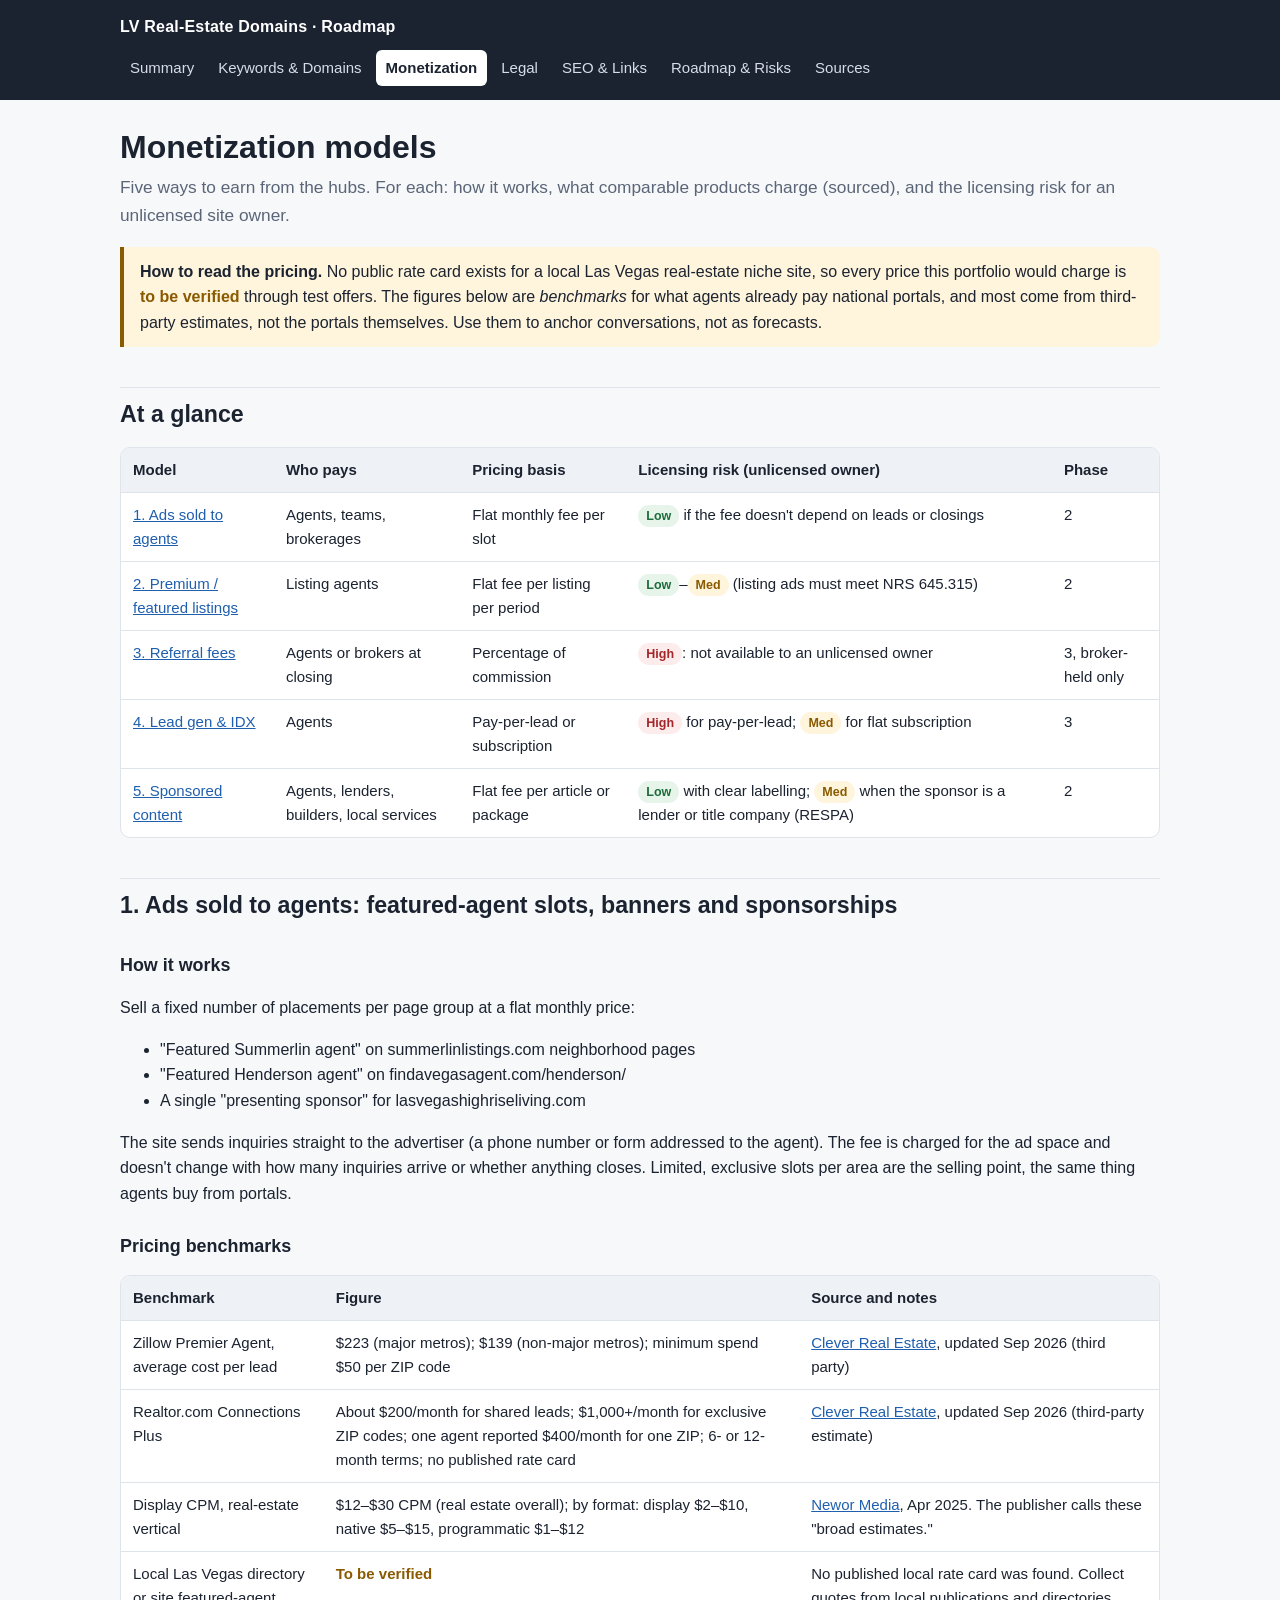
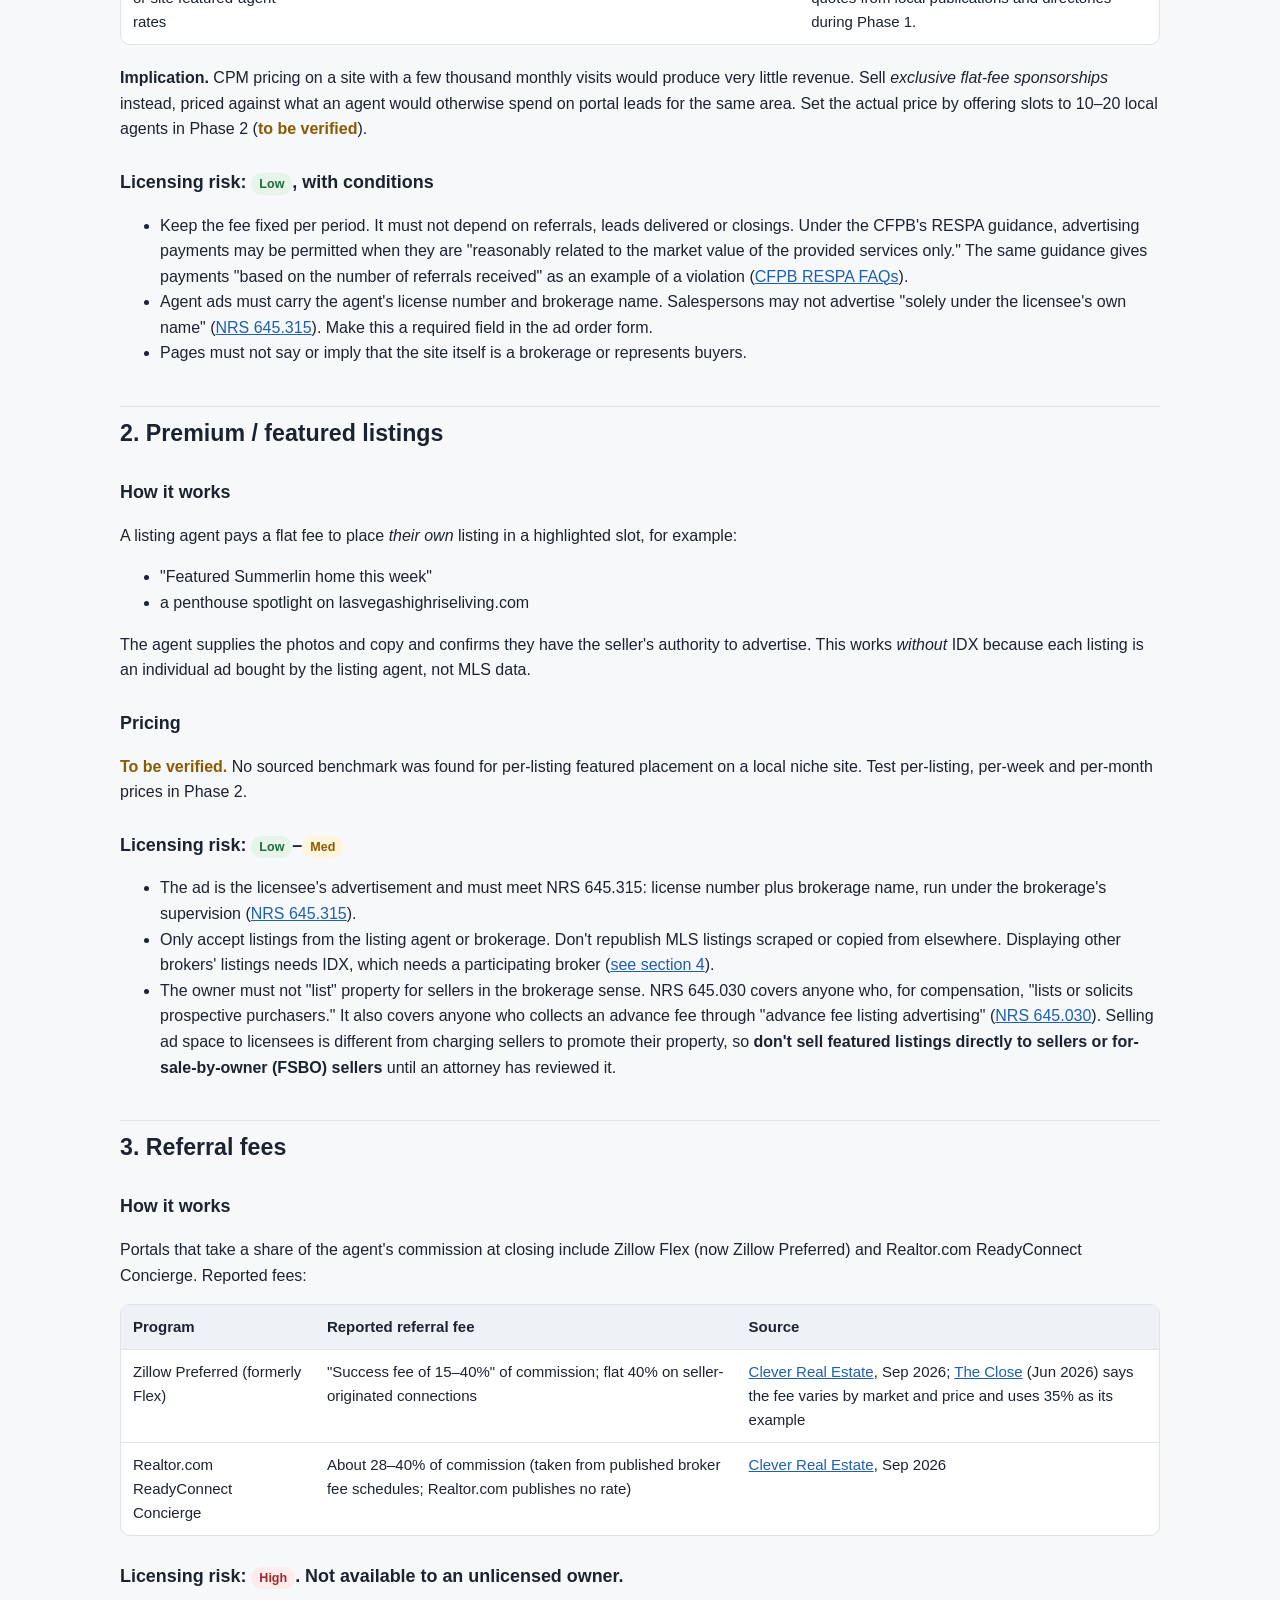
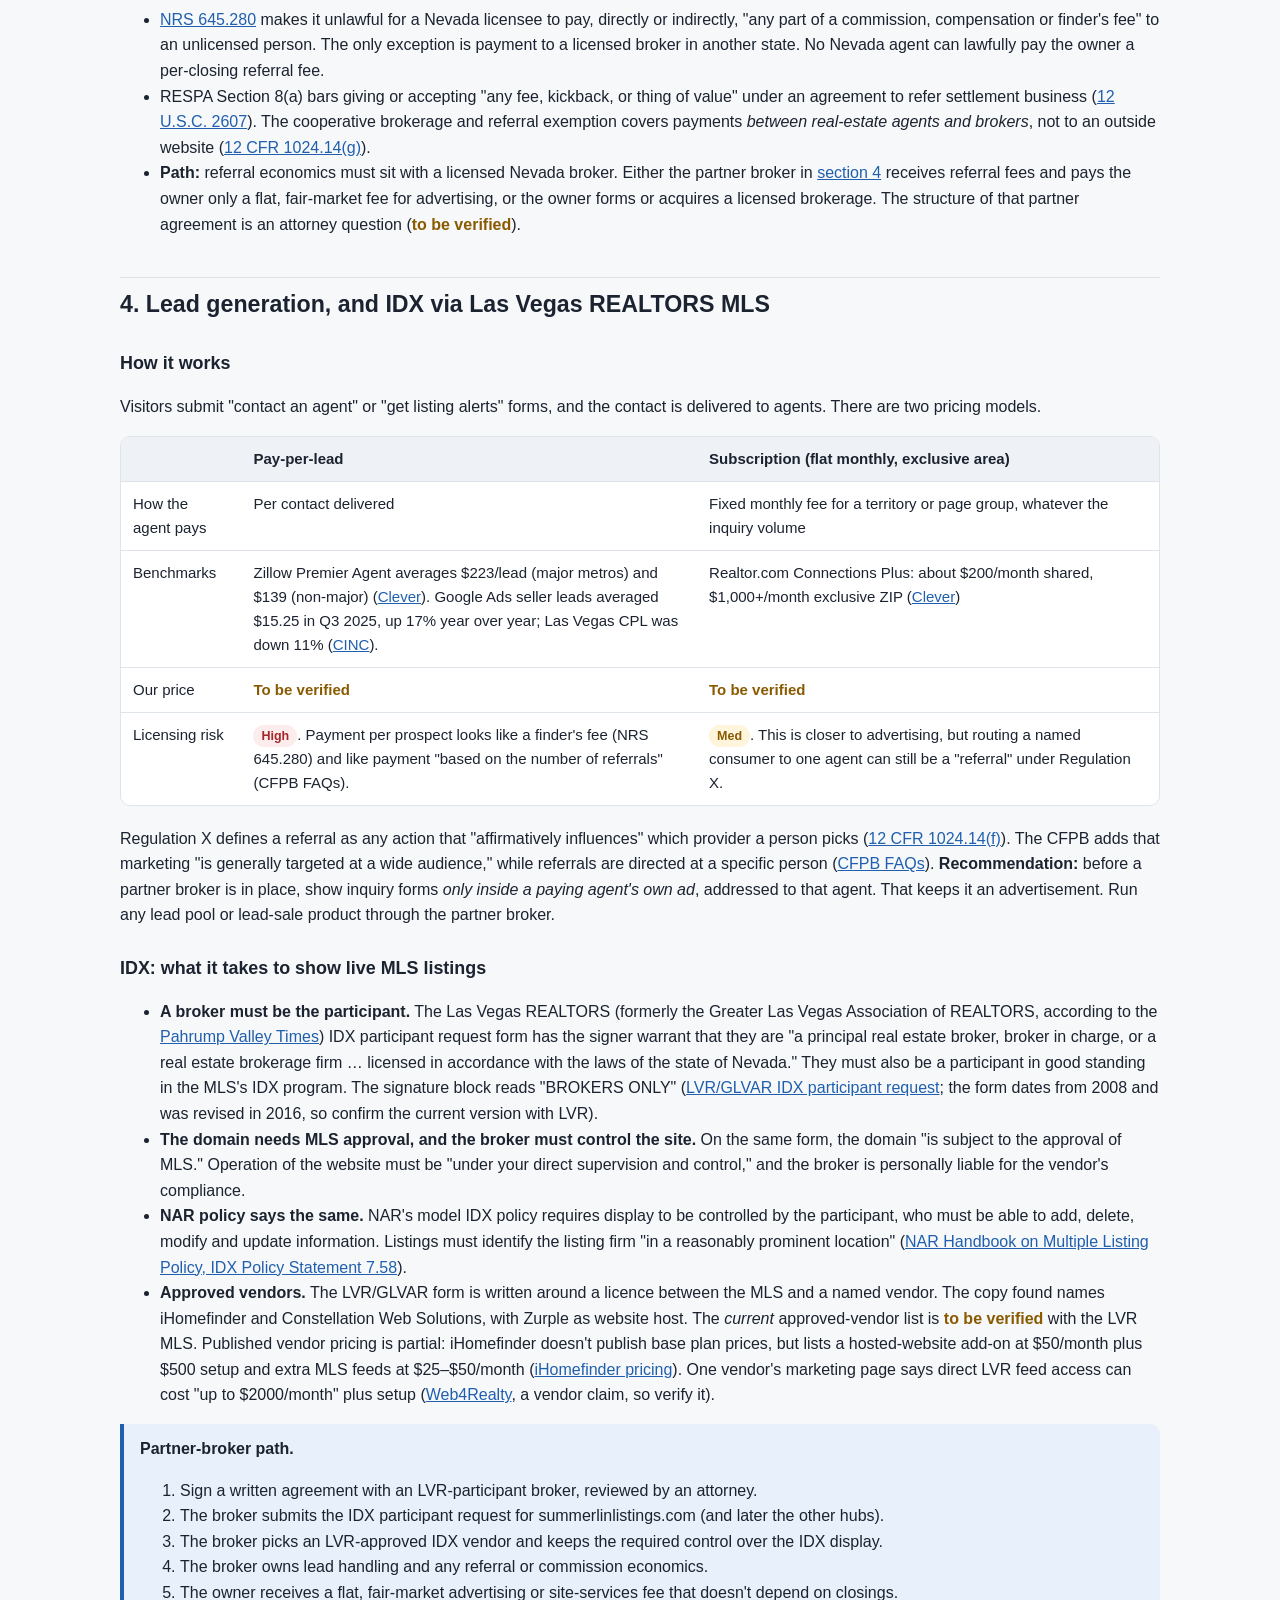
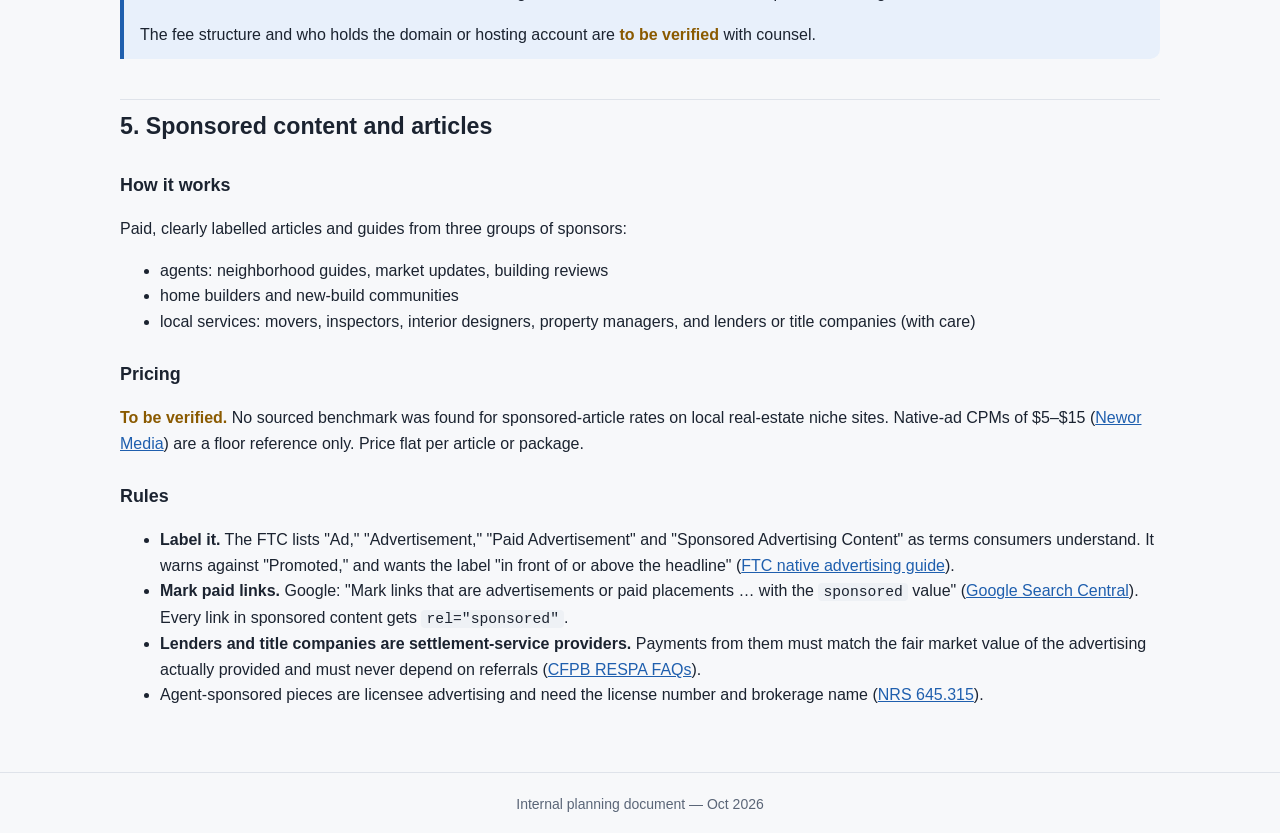
<file: monetization.html>
<!DOCTYPE html>
<html lang="en">
<head>
  <meta charset="utf-8">
  <meta name="viewport" content="width=device-width, initial-scale=1">
  <meta name="robots" content="noindex, nofollow">
  <title>Monetization Models — Monetization Roadmap</title>
  <link rel="stylesheet" href="styles.css">
</head>
<body>
<header class="site-header">
  <div class="inner">
    <a class="brand" href="index.html">LV Real-Estate Domains · Roadmap</a>
    <nav class="site-nav" aria-label="Main">
      <ul>
        <li><a href="index.html">Summary</a></li>
        <li><a href="domains.html">Keywords &amp; Domains</a></li>
        <li><a href="monetization.html" aria-current="page">Monetization</a></li>
        <li><a href="legal.html">Legal</a></li>
        <li><a href="seo.html">SEO &amp; Links</a></li>
        <li><a href="roadmap.html">Roadmap &amp; Risks</a></li>
        <li><a href="sources.html">Sources</a></li>
      </ul>
    </nav>
  </div>
</header>

<main>
  <h1>Monetization models</h1>
  <p class="lede">Five ways to earn from the hubs. For each: how it works, what comparable products charge (sourced), and the licensing risk for an unlicensed site owner.</p>

  <div class="callout warn">
    <p><strong>How to read the pricing.</strong> No public rate card exists for a local Las Vegas real-estate niche site, so every price this portfolio would charge is <span class="tbv">to be verified</span> through test offers. The figures below are <em>benchmarks</em> for what agents already pay national portals, and most come from third-party estimates, not the portals themselves. Use them to anchor conversations, not as forecasts.</p>
  </div>

  <h2 id="overview">At a glance</h2>
  <div class="table-wrap">
    <table>
      <thead><tr><th>Model</th><th>Who pays</th><th>Pricing basis</th><th>Licensing risk (unlicensed owner)</th><th>Phase</th></tr></thead>
      <tbody>
        <tr><td><a href="#agent-ads">1. Ads sold to agents</a></td><td>Agents, teams, brokerages</td><td>Flat monthly fee per slot</td><td><span class="tag low">Low</span> if the fee doesn't depend on leads or closings</td><td>2</td></tr>
        <tr><td><a href="#featured-listings">2. Premium / featured listings</a></td><td>Listing agents</td><td>Flat fee per listing per period</td><td><span class="tag low">Low</span>–<span class="tag med">Med</span> (listing ads must meet NRS 645.315)</td><td>2</td></tr>
        <tr><td><a href="#referral-fees">3. Referral fees</a></td><td>Agents or brokers at closing</td><td>Percentage of commission</td><td><span class="tag high">High</span>: not available to an unlicensed owner</td><td>3, broker-held only</td></tr>
        <tr><td><a href="#lead-gen">4. Lead gen &amp; IDX</a></td><td>Agents</td><td>Pay-per-lead or subscription</td><td><span class="tag high">High</span> for pay-per-lead; <span class="tag med">Med</span> for flat subscription</td><td>3</td></tr>
        <tr><td><a href="#sponsored">5. Sponsored content</a></td><td>Agents, lenders, builders, local services</td><td>Flat fee per article or package</td><td><span class="tag low">Low</span> with clear labelling; <span class="tag med">Med</span> when the sponsor is a lender or title company (RESPA)</td><td>2</td></tr>
      </tbody>
    </table>
  </div>

  <h2 id="agent-ads">1. Ads sold to agents: featured-agent slots, banners and sponsorships</h2>
  <h3>How it works</h3>
  <p>Sell a fixed number of placements per page group at a flat monthly price:</p>
  <ul>
    <li>"Featured Summerlin agent" on summerlinlistings.com neighborhood pages</li>
    <li>"Featured Henderson agent" on findavegasagent.com/henderson/</li>
    <li>A single "presenting sponsor" for lasvegashighriseliving.com</li>
  </ul>
  <p>The site sends inquiries straight to the advertiser (a phone number or form addressed to the agent). The fee is charged for the ad space and doesn't change with how many inquiries arrive or whether anything closes. Limited, exclusive slots per area are the selling point, the same thing agents buy from portals.</p>

  <h3>Pricing benchmarks</h3>
  <div class="table-wrap">
    <table>
      <thead><tr><th>Benchmark</th><th>Figure</th><th>Source and notes</th></tr></thead>
      <tbody>
        <tr><td>Zillow Premier Agent, average cost per lead</td><td>$223 (major metros); $139 (non-major metros); minimum spend $50 per ZIP code</td><td><a href="https://listwithclever.com/real-estate-blog/how-much-are-zillow-leads/">Clever Real Estate</a>, updated Sep 2026 (third party)</td></tr>
        <tr><td>Realtor.com Connections Plus</td><td>About $200/month for shared leads; $1,000+/month for exclusive ZIP codes; one agent reported $400/month for one ZIP; 6- or 12-month terms; no published rate card</td><td><a href="https://listwithclever.com/real-estate-blog/realtor-com-leads-reviews/">Clever Real Estate</a>, updated Sep 2026 (third-party estimate)</td></tr>
        <tr><td>Display CPM, real-estate vertical</td><td>$12–$30 CPM (real estate overall); by format: display $2–$10, native $5–$15, programmatic $1–$12</td><td><a href="https://newormedia.com/blog/cpm-benchmarks-by-the-industry/">Newor Media</a>, Apr 2025. The publisher calls these "broad estimates."</td></tr>
        <tr><td>Local Las Vegas directory or site featured-agent rates</td><td><span class="tbv">To be verified</span></td><td>No published local rate card was found. Collect quotes from local publications and directories during Phase 1.</td></tr>
      </tbody>
    </table>
  </div>
  <p><strong>Implication.</strong> CPM pricing on a site with a few thousand monthly visits would produce very little revenue. Sell <em>exclusive flat-fee sponsorships</em> instead, priced against what an agent would otherwise spend on portal leads for the same area. Set the actual price by offering slots to 10–20 local agents in Phase 2 (<span class="tbv">to be verified</span>).</p>

  <h3>Licensing risk: <span class="tag low">Low</span>, with conditions</h3>
  <ul>
    <li>Keep the fee fixed per period. It must not depend on referrals, leads delivered or closings. Under the CFPB's RESPA guidance, advertising payments may be permitted when they are "reasonably related to the market value of the provided services only." The same guidance gives payments "based on the number of referrals received" as an example of a violation (<a href="https://www.consumerfinance.gov/compliance/compliance-resources/mortgage-resources/real-estate-settlement-procedures-act/real-estate-settlement-procedures-act-faqs/">CFPB RESPA FAQs</a>).</li>
    <li>Agent ads must carry the agent's license number and brokerage name. Salespersons may not advertise "solely under the licensee's own name" (<a href="https://nevada.public.law/statutes/nrs_645.315">NRS 645.315</a>). Make this a required field in the ad order form.</li>
    <li>Pages must not say or imply that the site itself is a brokerage or represents buyers.</li>
  </ul>

  <h2 id="featured-listings">2. Premium / featured listings</h2>
  <h3>How it works</h3>
  <p>A listing agent pays a flat fee to place <em>their own</em> listing in a highlighted slot, for example:</p>
  <ul>
    <li>"Featured Summerlin home this week"</li>
    <li>a penthouse spotlight on lasvegashighriseliving.com</li>
  </ul>
  <p>The agent supplies the photos and copy and confirms they have the seller's authority to advertise. This works <em>without</em> IDX because each listing is an individual ad bought by the listing agent, not MLS data.</p>
  <h3>Pricing</h3>
  <p><span class="tbv">To be verified.</span> No sourced benchmark was found for per-listing featured placement on a local niche site. Test per-listing, per-week and per-month prices in Phase 2.</p>
  <h3>Licensing risk: <span class="tag low">Low</span>–<span class="tag med">Med</span></h3>
  <ul>
    <li>The ad is the licensee's advertisement and must meet NRS 645.315: license number plus brokerage name, run under the brokerage's supervision (<a href="https://nevada.public.law/statutes/nrs_645.315">NRS 645.315</a>).</li>
    <li>Only accept listings from the listing agent or brokerage. Don't republish MLS listings scraped or copied from elsewhere. Displaying other brokers' listings needs IDX, which needs a participating broker (<a href="#lead-gen">see section 4</a>).</li>
    <li>The owner must not "list" property for sellers in the brokerage sense. NRS 645.030 covers anyone who, for compensation, "lists or solicits prospective purchasers." It also covers anyone who collects an advance fee through "advance fee listing advertising" (<a href="https://nevada.public.law/statutes/nrs_645.030">NRS 645.030</a>). Selling ad space to licensees is different from charging sellers to promote their property, so <strong>don't sell featured listings directly to sellers or for-sale-by-owner (FSBO) sellers</strong> until an attorney has reviewed it.</li>
  </ul>

  <h2 id="referral-fees">3. Referral fees</h2>
  <h3>How it works</h3>
  <p>Portals that take a share of the agent's commission at closing include Zillow Flex (now Zillow Preferred) and Realtor.com ReadyConnect Concierge. Reported fees:</p>
  <div class="table-wrap">
    <table>
      <thead><tr><th>Program</th><th>Reported referral fee</th><th>Source</th></tr></thead>
      <tbody>
        <tr><td>Zillow Preferred (formerly Flex)</td><td>"Success fee of 15–40%" of commission; flat 40% on seller-originated connections</td><td><a href="https://listwithclever.com/real-estate-blog/how-much-are-zillow-leads/">Clever Real Estate</a>, Sep 2026; <a href="https://theclose.com/zillow-flex/">The Close</a> (Jun 2026) says the fee varies by market and price and uses 35% as its example</td></tr>
        <tr><td>Realtor.com ReadyConnect Concierge</td><td>About 28–40% of commission (taken from published broker fee schedules; Realtor.com publishes no rate)</td><td><a href="https://listwithclever.com/real-estate-blog/realtor-com-leads-reviews/">Clever Real Estate</a>, Sep 2026</td></tr>
      </tbody>
    </table>
  </div>
  <h3>Licensing risk: <span class="tag high">High</span>. Not available to an unlicensed owner.</h3>
  <ul>
    <li><a href="https://nevada.public.law/statutes/nrs_645.280">NRS 645.280</a> makes it unlawful for a Nevada licensee to pay, directly or indirectly, "any part of a commission, compensation or finder's fee" to an unlicensed person. The only exception is payment to a licensed broker in another state. No Nevada agent can lawfully pay the owner a per-closing referral fee.</li>
    <li>RESPA Section 8(a) bars giving or accepting "any fee, kickback, or thing of value" under an agreement to refer settlement business (<a href="https://www.law.cornell.edu/uscode/text/12/2607">12 U.S.C. 2607</a>). The cooperative brokerage and referral exemption covers payments <em>between real-estate agents and brokers</em>, not to an outside website (<a href="https://www.consumerfinance.gov/rules-policy/regulations/1024/14/">12 CFR 1024.14(g)</a>).</li>
    <li><strong>Path:</strong> referral economics must sit with a licensed Nevada broker. Either the partner broker in <a href="#lead-gen">section 4</a> receives referral fees and pays the owner only a flat, fair-market fee for advertising, or the owner forms or acquires a licensed brokerage. The structure of that partner agreement is an attorney question (<span class="tbv">to be verified</span>).</li>
  </ul>

  <h2 id="lead-gen">4. Lead generation, and IDX via Las Vegas REALTORS MLS</h2>
  <h3>How it works</h3>
  <p>Visitors submit "contact an agent" or "get listing alerts" forms, and the contact is delivered to agents. There are two pricing models.</p>
  <div class="table-wrap">
    <table>
      <thead><tr><th></th><th>Pay-per-lead</th><th>Subscription (flat monthly, exclusive area)</th></tr></thead>
      <tbody>
        <tr><td>How the agent pays</td><td>Per contact delivered</td><td>Fixed monthly fee for a territory or page group, whatever the inquiry volume</td></tr>
        <tr><td>Benchmarks</td><td>Zillow Premier Agent averages $223/lead (major metros) and $139 (non-major) (<a href="https://listwithclever.com/real-estate-blog/how-much-are-zillow-leads/">Clever</a>). Google Ads seller leads averaged $15.25 in Q3 2025, up 17% year over year; Las Vegas CPL was down 11% (<a href="https://www.cincpro.com/blog/real-estate-lead-cost-report-for-sellers-on-google-q3-2025">CINC</a>).</td><td>Realtor.com Connections Plus: about $200/month shared, $1,000+/month exclusive ZIP (<a href="https://listwithclever.com/real-estate-blog/realtor-com-leads-reviews/">Clever</a>)</td></tr>
        <tr><td>Our price</td><td><span class="tbv">To be verified</span></td><td><span class="tbv">To be verified</span></td></tr>
        <tr><td>Licensing risk</td><td><span class="tag high">High</span>. Payment per prospect looks like a finder's fee (NRS 645.280) and like payment "based on the number of referrals" (CFPB FAQs).</td><td><span class="tag med">Med</span>. This is closer to advertising, but routing a named consumer to one agent can still be a "referral" under Regulation X.</td></tr>
      </tbody>
    </table>
  </div>
  <p>Regulation X defines a referral as any action that "affirmatively influences" which provider a person picks (<a href="https://www.consumerfinance.gov/rules-policy/regulations/1024/14/">12 CFR 1024.14(f)</a>). The CFPB adds that marketing "is generally targeted at a wide audience," while referrals are directed at a specific person (<a href="https://www.consumerfinance.gov/compliance/compliance-resources/mortgage-resources/real-estate-settlement-procedures-act/real-estate-settlement-procedures-act-faqs/">CFPB FAQs</a>). <strong>Recommendation:</strong> before a partner broker is in place, show inquiry forms <em>only inside a paying agent's own ad</em>, addressed to that agent. That keeps it an advertisement. Run any lead pool or lead-sale product through the partner broker.</p>

  <h3>IDX: what it takes to show live MLS listings</h3>
  <ul>
    <li><strong>A broker must be the participant.</strong> The Las Vegas REALTORS (formerly the Greater Las Vegas Association of REALTORS, according to the <a href="https://pvtimes.com/news/realtors-association-has-a-new-name-81312/">Pahrump Valley Times</a>) IDX participant request form has the signer warrant that they are "a principal real estate broker, broker in charge, or a real estate brokerage firm … licensed in accordance with the laws of the state of Nevada." They must also be a participant in good standing in the MLS's IDX program. The signature block reads "BROKERS ONLY" (<a href="https://torchx.com/wp-content/uploads/2020/04/NV-GLVAR.pdf">LVR/GLVAR IDX participant request</a>; the form dates from 2008 and was revised in 2016, so confirm the current version with LVR).</li>
    <li><strong>The domain needs MLS approval, and the broker must control the site.</strong> On the same form, the domain "is subject to the approval of MLS." Operation of the website must be "under your direct supervision and control," and the broker is personally liable for the vendor's compliance.</li>
    <li><strong>NAR policy says the same.</strong> NAR's model IDX policy requires display to be controlled by the participant, who must be able to add, delete, modify and update information. Listings must identify the listing firm "in a reasonably prominent location" (<a href="https://www.nar.realtor/handbook-on-multiple-listing-policy/advertising-print-and-electronic-section-1-internet-data-exchange-idx-policy-policy-statement-7-58">NAR Handbook on Multiple Listing Policy, IDX Policy Statement 7.58</a>).</li>
    <li><strong>Approved vendors.</strong> The LVR/GLVAR form is written around a licence between the MLS and a named vendor. The copy found names iHomefinder and Constellation Web Solutions, with Zurple as website host. The <em>current</em> approved-vendor list is <span class="tbv">to be verified</span> with the LVR MLS. Published vendor pricing is partial: iHomefinder doesn't publish base plan prices, but lists a hosted-website add-on at $50/month plus $500 setup and extra MLS feeds at $25–$50/month (<a href="https://www.ihomefinder.com/pricing/">iHomefinder pricing</a>). One vendor's marketing page says direct LVR feed access can cost "up to $2000/month" plus setup (<a href="https://web4realty.com/?p=12043">Web4Realty</a>, a vendor claim, so verify it).</li>
  </ul>
  <div class="callout">
    <p><strong>Partner-broker path.</strong></p>
    <ol>
      <li>Sign a written agreement with an LVR-participant broker, reviewed by an attorney.</li>
      <li>The broker submits the IDX participant request for summerlinlistings.com (and later the other hubs).</li>
      <li>The broker picks an LVR-approved IDX vendor and keeps the required control over the IDX display.</li>
      <li>The broker owns lead handling and any referral or commission economics.</li>
      <li>The owner receives a flat, fair-market advertising or site-services fee that doesn't depend on closings.</li>
    </ol>
    <p>The fee structure and who holds the domain or hosting account are <span class="tbv">to be verified</span> with counsel.</p>
  </div>

  <h2 id="sponsored">5. Sponsored content and articles</h2>
  <h3>How it works</h3>
  <p>Paid, clearly labelled articles and guides from three groups of sponsors:</p>
  <ul>
    <li>agents: neighborhood guides, market updates, building reviews</li>
    <li>home builders and new-build communities</li>
    <li>local services: movers, inspectors, interior designers, property managers, and lenders or title companies (with care)</li>
  </ul>
  <h3>Pricing</h3>
  <p><span class="tbv">To be verified.</span> No sourced benchmark was found for sponsored-article rates on local real-estate niche sites. Native-ad CPMs of $5–$15 (<a href="https://newormedia.com/blog/cpm-benchmarks-by-the-industry/">Newor Media</a>) are a floor reference only. Price flat per article or package.</p>
  <h3>Rules</h3>
  <ul>
    <li><strong>Label it.</strong> The FTC lists "Ad," "Advertisement," "Paid Advertisement" and "Sponsored Advertising Content" as terms consumers understand. It warns against "Promoted," and wants the label "in front of or above the headline" (<a href="https://www.ftc.gov/business-guidance/resources/native-advertising-guide-businesses">FTC native advertising guide</a>).</li>
    <li><strong>Mark paid links.</strong> Google: "Mark links that are advertisements or paid placements … with the <code>sponsored</code> value" (<a href="https://developers.google.com/search/docs/crawling-indexing/qualify-outbound-links">Google Search Central</a>). Every link in sponsored content gets <code>rel="sponsored"</code>.</li>
    <li><strong>Lenders and title companies are settlement-service providers.</strong> Payments from them must match the fair market value of the advertising actually provided and must never depend on referrals (<a href="https://www.consumerfinance.gov/compliance/compliance-resources/mortgage-resources/real-estate-settlement-procedures-act/real-estate-settlement-procedures-act-faqs/">CFPB RESPA FAQs</a>).</li>
    <li>Agent-sponsored pieces are licensee advertising and need the license number and brokerage name (<a href="https://nevada.public.law/statutes/nrs_645.315">NRS 645.315</a>).</li>
  </ul>
</main>

<footer class="site-footer">Internal planning document — Oct 2026</footer>
</body>
</html>
</file>
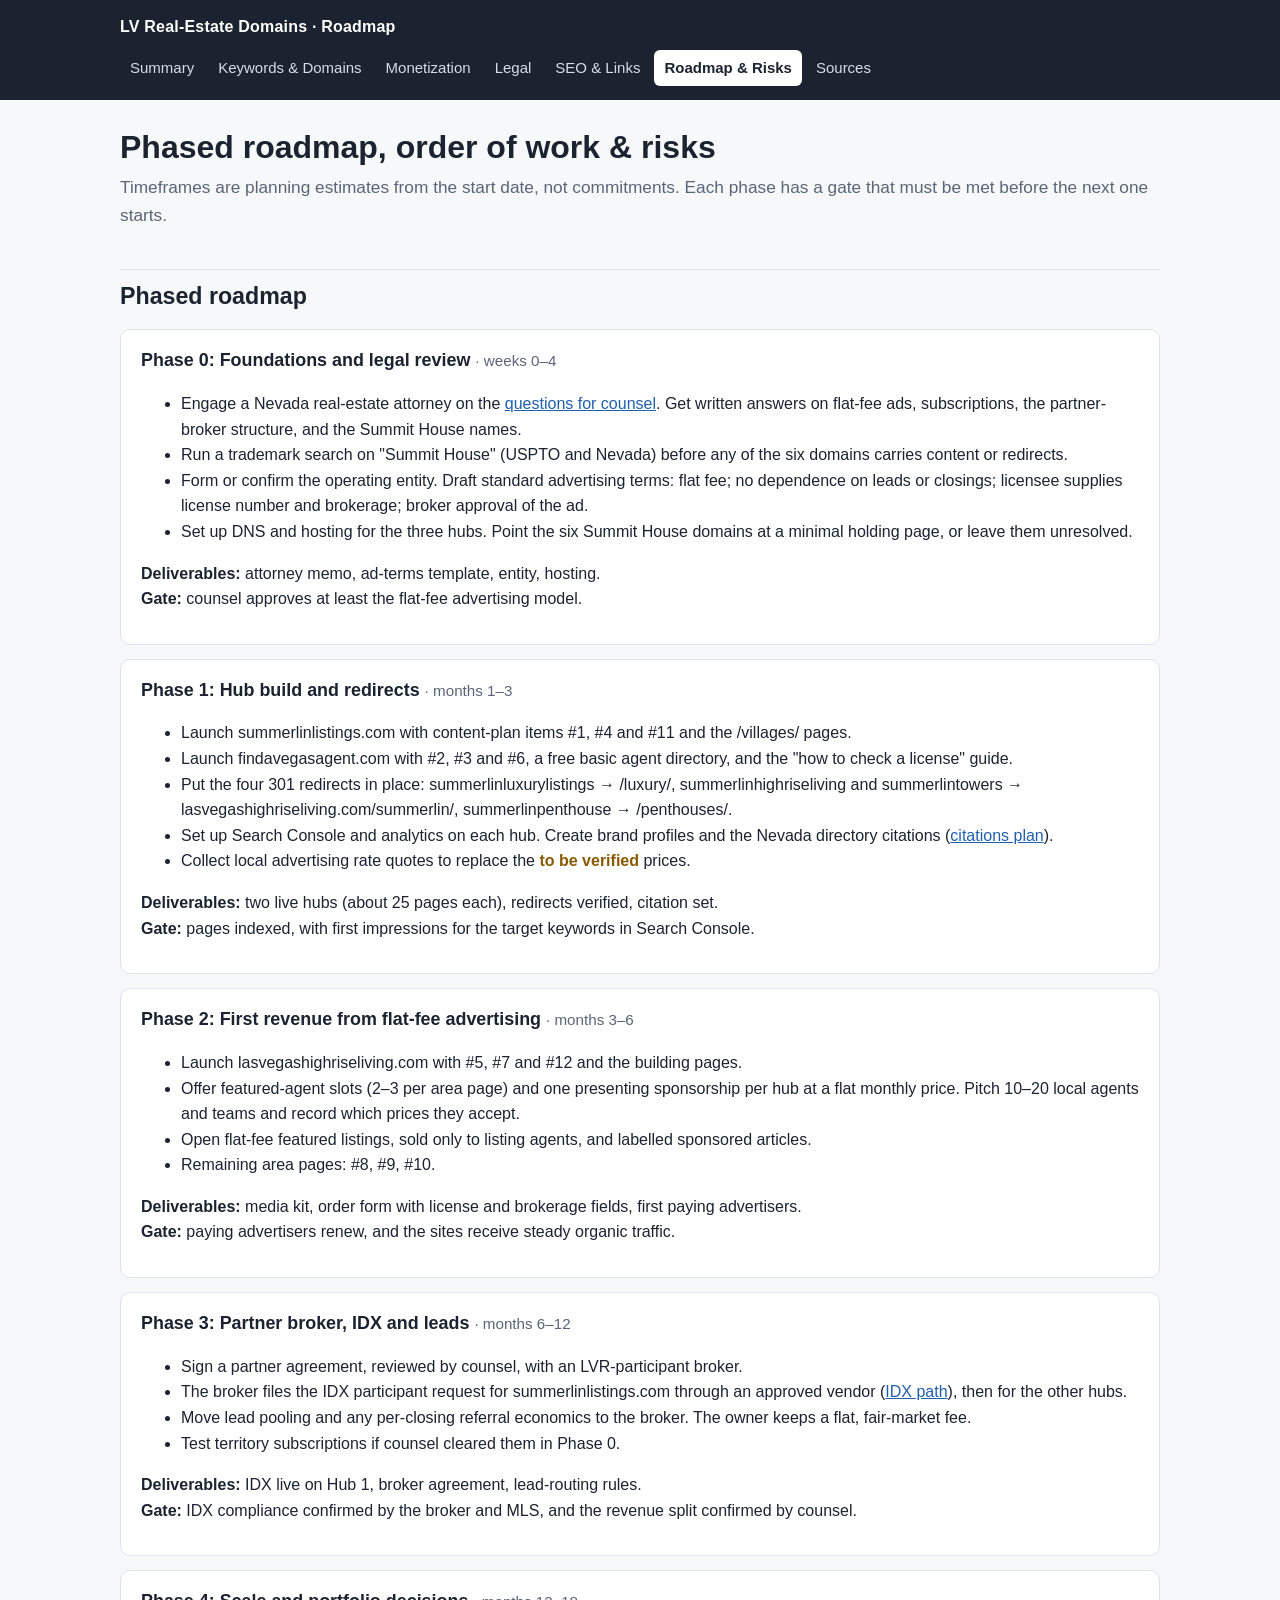
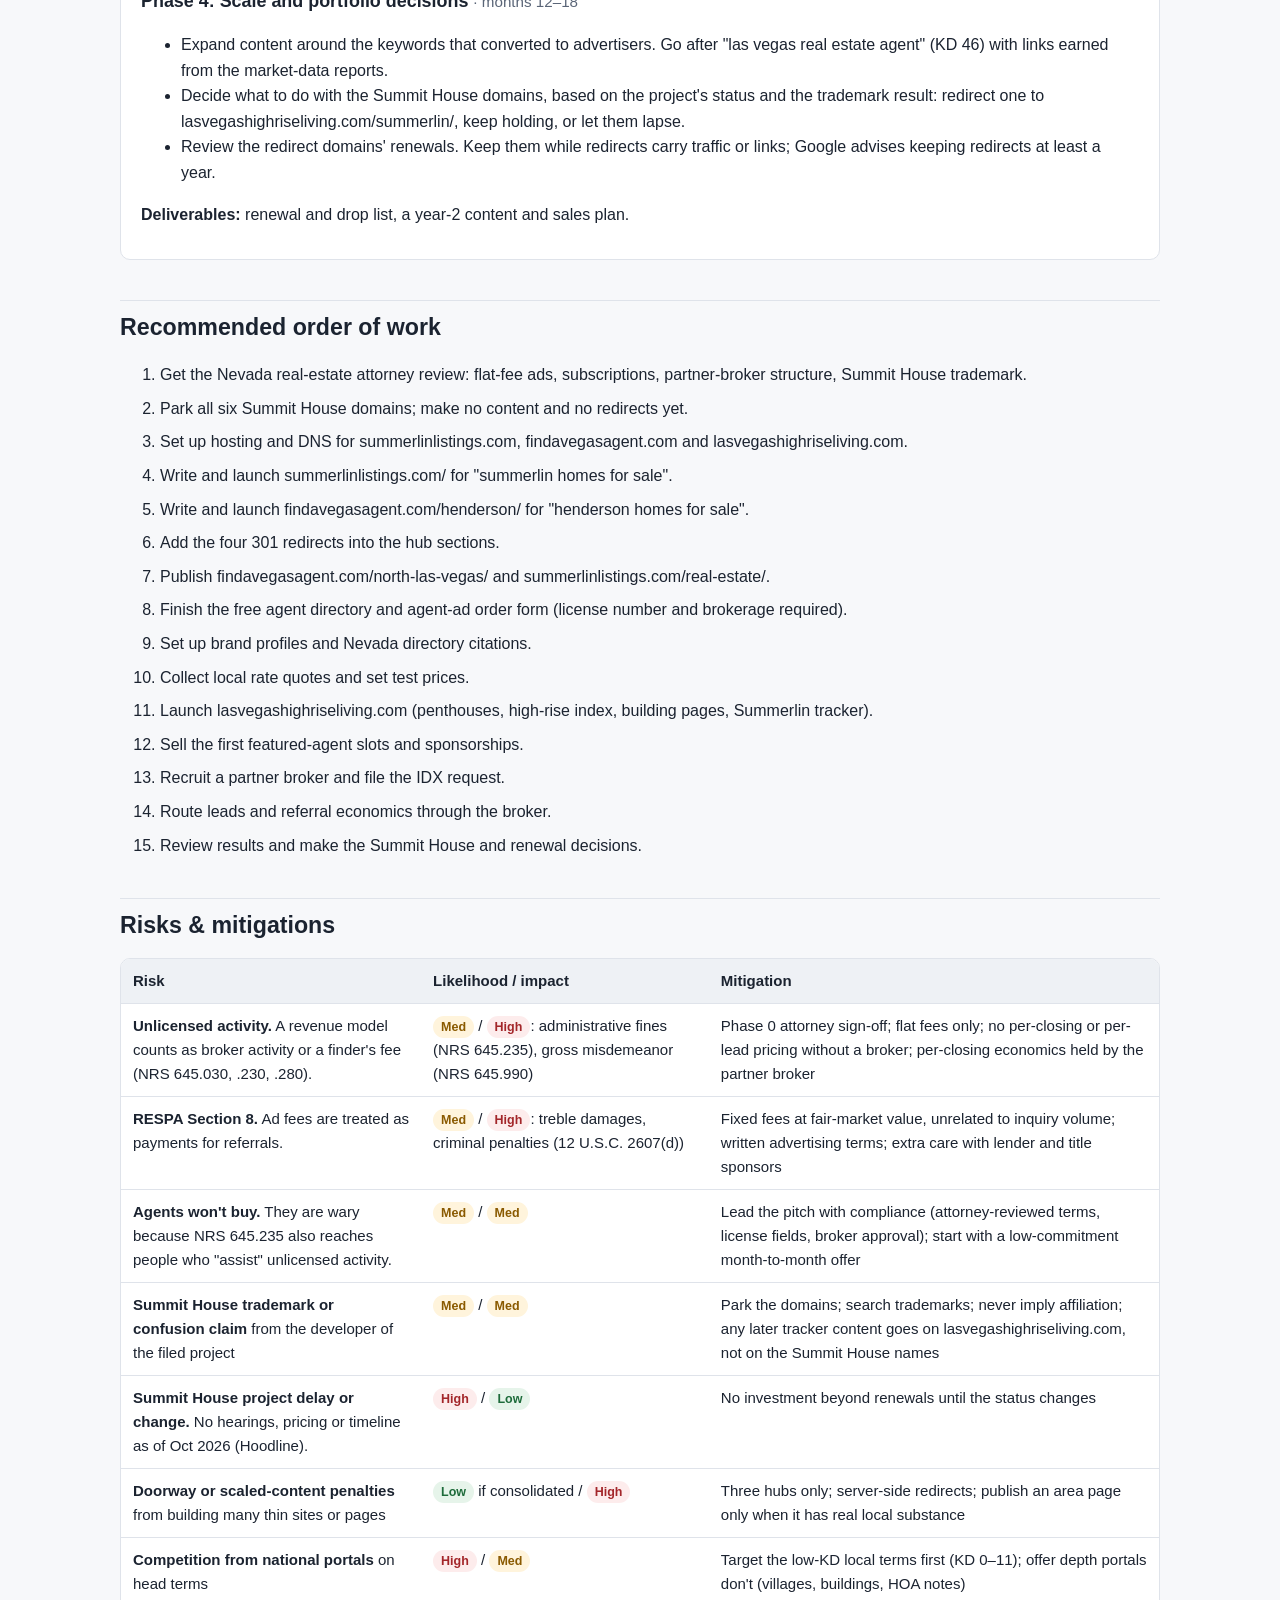
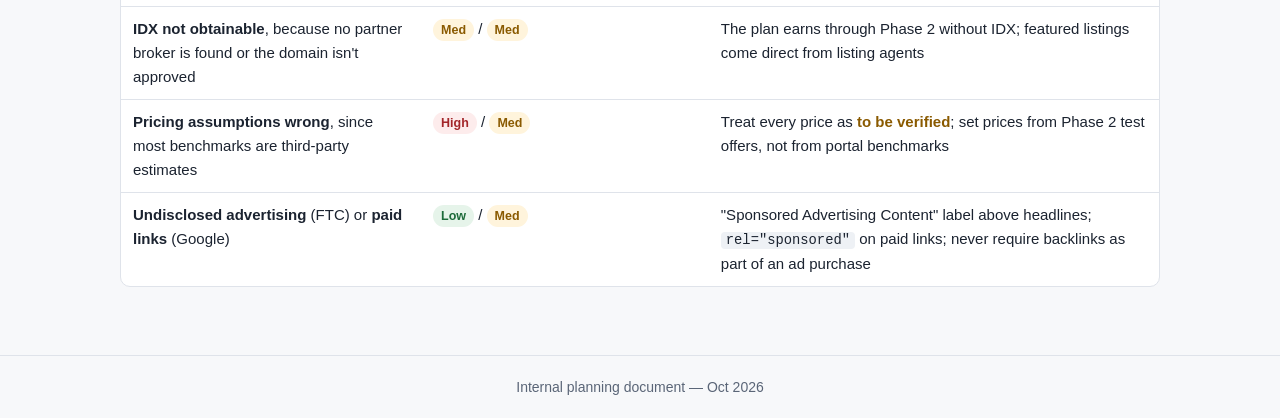
<file: roadmap.html>
<!DOCTYPE html>
<html lang="en">
<head>
  <meta charset="utf-8">
  <meta name="viewport" content="width=device-width, initial-scale=1">
  <meta name="robots" content="noindex, nofollow">
  <title>Roadmap &amp; Risks — Monetization Roadmap</title>
  <link rel="stylesheet" href="styles.css">
</head>
<body>
<header class="site-header">
  <div class="inner">
    <a class="brand" href="index.html">LV Real-Estate Domains · Roadmap</a>
    <nav class="site-nav" aria-label="Main">
      <ul>
        <li><a href="index.html">Summary</a></li>
        <li><a href="domains.html">Keywords &amp; Domains</a></li>
        <li><a href="monetization.html">Monetization</a></li>
        <li><a href="legal.html">Legal</a></li>
        <li><a href="seo.html">SEO &amp; Links</a></li>
        <li><a href="roadmap.html" aria-current="page">Roadmap &amp; Risks</a></li>
        <li><a href="sources.html">Sources</a></li>
      </ul>
    </nav>
  </div>
</header>

<main>
  <h1>Phased roadmap, order of work &amp; risks</h1>
  <p class="lede">Timeframes are planning estimates from the start date, not commitments. Each phase has a gate that must be met before the next one starts.</p>

  <h2 id="phases">Phased roadmap</h2>

  <div class="phase">
    <h3>Phase 0: Foundations and legal review <span class="when">· weeks 0–4</span></h3>
    <ul>
      <li>Engage a Nevada real-estate attorney on the <a href="legal.html#can-cannot">questions for counsel</a>. Get written answers on flat-fee ads, subscriptions, the partner-broker structure, and the Summit House names.</li>
      <li>Run a trademark search on "Summit House" (USPTO and Nevada) before any of the six domains carries content or redirects.</li>
      <li>Form or confirm the operating entity. Draft standard advertising terms: flat fee; no dependence on leads or closings; licensee supplies license number and brokerage; broker approval of the ad.</li>
      <li>Set up DNS and hosting for the three hubs. Point the six Summit House domains at a minimal holding page, or leave them unresolved.</li>
    </ul>
    <p><strong>Deliverables:</strong> attorney memo, ad-terms template, entity, hosting.<br><strong>Gate:</strong> counsel approves at least the flat-fee advertising model.</p>
  </div>

  <div class="phase">
    <h3>Phase 1: Hub build and redirects <span class="when">· months 1–3</span></h3>
    <ul>
      <li>Launch summerlinlistings.com with content-plan items #1, #4 and #11 and the /villages/ pages.</li>
      <li>Launch findavegasagent.com with #2, #3 and #6, a free basic agent directory, and the "how to check a license" guide.</li>
      <li>Put the four 301 redirects in place: summerlinluxurylistings → /luxury/, summerlinhighriseliving and summerlintowers → lasvegashighriseliving.com/summerlin/, summerlinpenthouse → /penthouses/.</li>
      <li>Set up Search Console and analytics on each hub. Create brand profiles and the Nevada directory citations (<a href="seo.html#citations">citations plan</a>).</li>
      <li>Collect local advertising rate quotes to replace the <span class="tbv">to be verified</span> prices.</li>
    </ul>
    <p><strong>Deliverables:</strong> two live hubs (about 25 pages each), redirects verified, citation set.<br><strong>Gate:</strong> pages indexed, with first impressions for the target keywords in Search Console.</p>
  </div>

  <div class="phase">
    <h3>Phase 2: First revenue from flat-fee advertising <span class="when">· months 3–6</span></h3>
    <ul>
      <li>Launch lasvegashighriseliving.com with #5, #7 and #12 and the building pages.</li>
      <li>Offer featured-agent slots (2–3 per area page) and one presenting sponsorship per hub at a flat monthly price. Pitch 10–20 local agents and teams and record which prices they accept.</li>
      <li>Open flat-fee featured listings, sold only to listing agents, and labelled sponsored articles.</li>
      <li>Remaining area pages: #8, #9, #10.</li>
    </ul>
    <p><strong>Deliverables:</strong> media kit, order form with license and brokerage fields, first paying advertisers.<br><strong>Gate:</strong> paying advertisers renew, and the sites receive steady organic traffic.</p>
  </div>

  <div class="phase">
    <h3>Phase 3: Partner broker, IDX and leads <span class="when">· months 6–12</span></h3>
    <ul>
      <li>Sign a partner agreement, reviewed by counsel, with an LVR-participant broker.</li>
      <li>The broker files the IDX participant request for summerlinlistings.com through an approved vendor (<a href="monetization.html#lead-gen">IDX path</a>), then for the other hubs.</li>
      <li>Move lead pooling and any per-closing referral economics to the broker. The owner keeps a flat, fair-market fee.</li>
      <li>Test territory subscriptions if counsel cleared them in Phase 0.</li>
    </ul>
    <p><strong>Deliverables:</strong> IDX live on Hub 1, broker agreement, lead-routing rules.<br><strong>Gate:</strong> IDX compliance confirmed by the broker and MLS, and the revenue split confirmed by counsel.</p>
  </div>

  <div class="phase">
    <h3>Phase 4: Scale and portfolio decisions <span class="when">· months 12–18</span></h3>
    <ul>
      <li>Expand content around the keywords that converted to advertisers. Go after "las vegas real estate agent" (KD 46) with links earned from the market-data reports.</li>
      <li>Decide what to do with the Summit House domains, based on the project's status and the trademark result: redirect one to lasvegashighriseliving.com/summerlin/, keep holding, or let them lapse.</li>
      <li>Review the redirect domains' renewals. Keep them while redirects carry traffic or links; Google advises keeping redirects at least a year.</li>
    </ul>
    <p><strong>Deliverables:</strong> renewal and drop list, a year-2 content and sales plan.</p>
  </div>

  <h2 id="order">Recommended order of work</h2>
  <ol class="steps">
    <li>Get the Nevada real-estate attorney review: flat-fee ads, subscriptions, partner-broker structure, Summit House trademark.</li>
    <li>Park all six Summit House domains; make no content and no redirects yet.</li>
    <li>Set up hosting and DNS for summerlinlistings.com, findavegasagent.com and lasvegashighriseliving.com.</li>
    <li>Write and launch summerlinlistings.com/ for "summerlin homes for sale".</li>
    <li>Write and launch findavegasagent.com/henderson/ for "henderson homes for sale".</li>
    <li>Add the four 301 redirects into the hub sections.</li>
    <li>Publish findavegasagent.com/north-las-vegas/ and summerlinlistings.com/real-estate/.</li>
    <li>Finish the free agent directory and agent-ad order form (license number and brokerage required).</li>
    <li>Set up brand profiles and Nevada directory citations.</li>
    <li>Collect local rate quotes and set test prices.</li>
    <li>Launch lasvegashighriseliving.com (penthouses, high-rise index, building pages, Summerlin tracker).</li>
    <li>Sell the first featured-agent slots and sponsorships.</li>
    <li>Recruit a partner broker and file the IDX request.</li>
    <li>Route leads and referral economics through the broker.</li>
    <li>Review results and make the Summit House and renewal decisions.</li>
  </ol>

  <h2 id="risks">Risks &amp; mitigations</h2>
  <div class="table-wrap">
    <table>
      <thead><tr><th>Risk</th><th>Likelihood / impact</th><th>Mitigation</th></tr></thead>
      <tbody>
        <tr><td><strong>Unlicensed activity.</strong> A revenue model counts as broker activity or a finder's fee (NRS 645.030, .230, .280).</td><td><span class="tag med">Med</span> / <span class="tag high">High</span>: administrative fines (NRS 645.235), gross misdemeanor (NRS 645.990)</td><td>Phase 0 attorney sign-off; flat fees only; no per-closing or per-lead pricing without a broker; per-closing economics held by the partner broker</td></tr>
        <tr><td><strong>RESPA Section 8.</strong> Ad fees are treated as payments for referrals.</td><td><span class="tag med">Med</span> / <span class="tag high">High</span>: treble damages, criminal penalties (12 U.S.C. 2607(d))</td><td>Fixed fees at fair-market value, unrelated to inquiry volume; written advertising terms; extra care with lender and title sponsors</td></tr>
        <tr><td><strong>Agents won't buy.</strong> They are wary because NRS 645.235 also reaches people who "assist" unlicensed activity.</td><td><span class="tag med">Med</span> / <span class="tag med">Med</span></td><td>Lead the pitch with compliance (attorney-reviewed terms, license fields, broker approval); start with a low-commitment month-to-month offer</td></tr>
        <tr><td><strong>Summit House trademark or confusion claim</strong> from the developer of the filed project</td><td><span class="tag med">Med</span> / <span class="tag med">Med</span></td><td>Park the domains; search trademarks; never imply affiliation; any later tracker content goes on lasvegashighriseliving.com, not on the Summit House names</td></tr>
        <tr><td><strong>Summit House project delay or change.</strong> No hearings, pricing or timeline as of Oct 2026 (Hoodline).</td><td><span class="tag high">High</span> / <span class="tag low">Low</span></td><td>No investment beyond renewals until the status changes</td></tr>
        <tr><td><strong>Doorway or scaled-content penalties</strong> from building many thin sites or pages</td><td><span class="tag low">Low</span> if consolidated / <span class="tag high">High</span></td><td>Three hubs only; server-side redirects; publish an area page only when it has real local substance</td></tr>
        <tr><td><strong>Competition from national portals</strong> on head terms</td><td><span class="tag high">High</span> / <span class="tag med">Med</span></td><td>Target the low-KD local terms first (KD 0–11); offer depth portals don't (villages, buildings, HOA notes)</td></tr>
        <tr><td><strong>IDX not obtainable</strong>, because no partner broker is found or the domain isn't approved</td><td><span class="tag med">Med</span> / <span class="tag med">Med</span></td><td>The plan earns through Phase 2 without IDX; featured listings come direct from listing agents</td></tr>
        <tr><td><strong>Pricing assumptions wrong</strong>, since most benchmarks are third-party estimates</td><td><span class="tag high">High</span> / <span class="tag med">Med</span></td><td>Treat every price as <span class="tbv">to be verified</span>; set prices from Phase 2 test offers, not from portal benchmarks</td></tr>
        <tr><td><strong>Undisclosed advertising</strong> (FTC) or <strong>paid links</strong> (Google)</td><td><span class="tag low">Low</span> / <span class="tag med">Med</span></td><td>"Sponsored Advertising Content" label above headlines; <code>rel="sponsored"</code> on paid links; never require backlinks as part of an ad purchase</td></tr>
      </tbody>
    </table>
  </div>
</main>

<footer class="site-footer">Internal planning document — Oct 2026</footer>
</body>
</html>
</file>
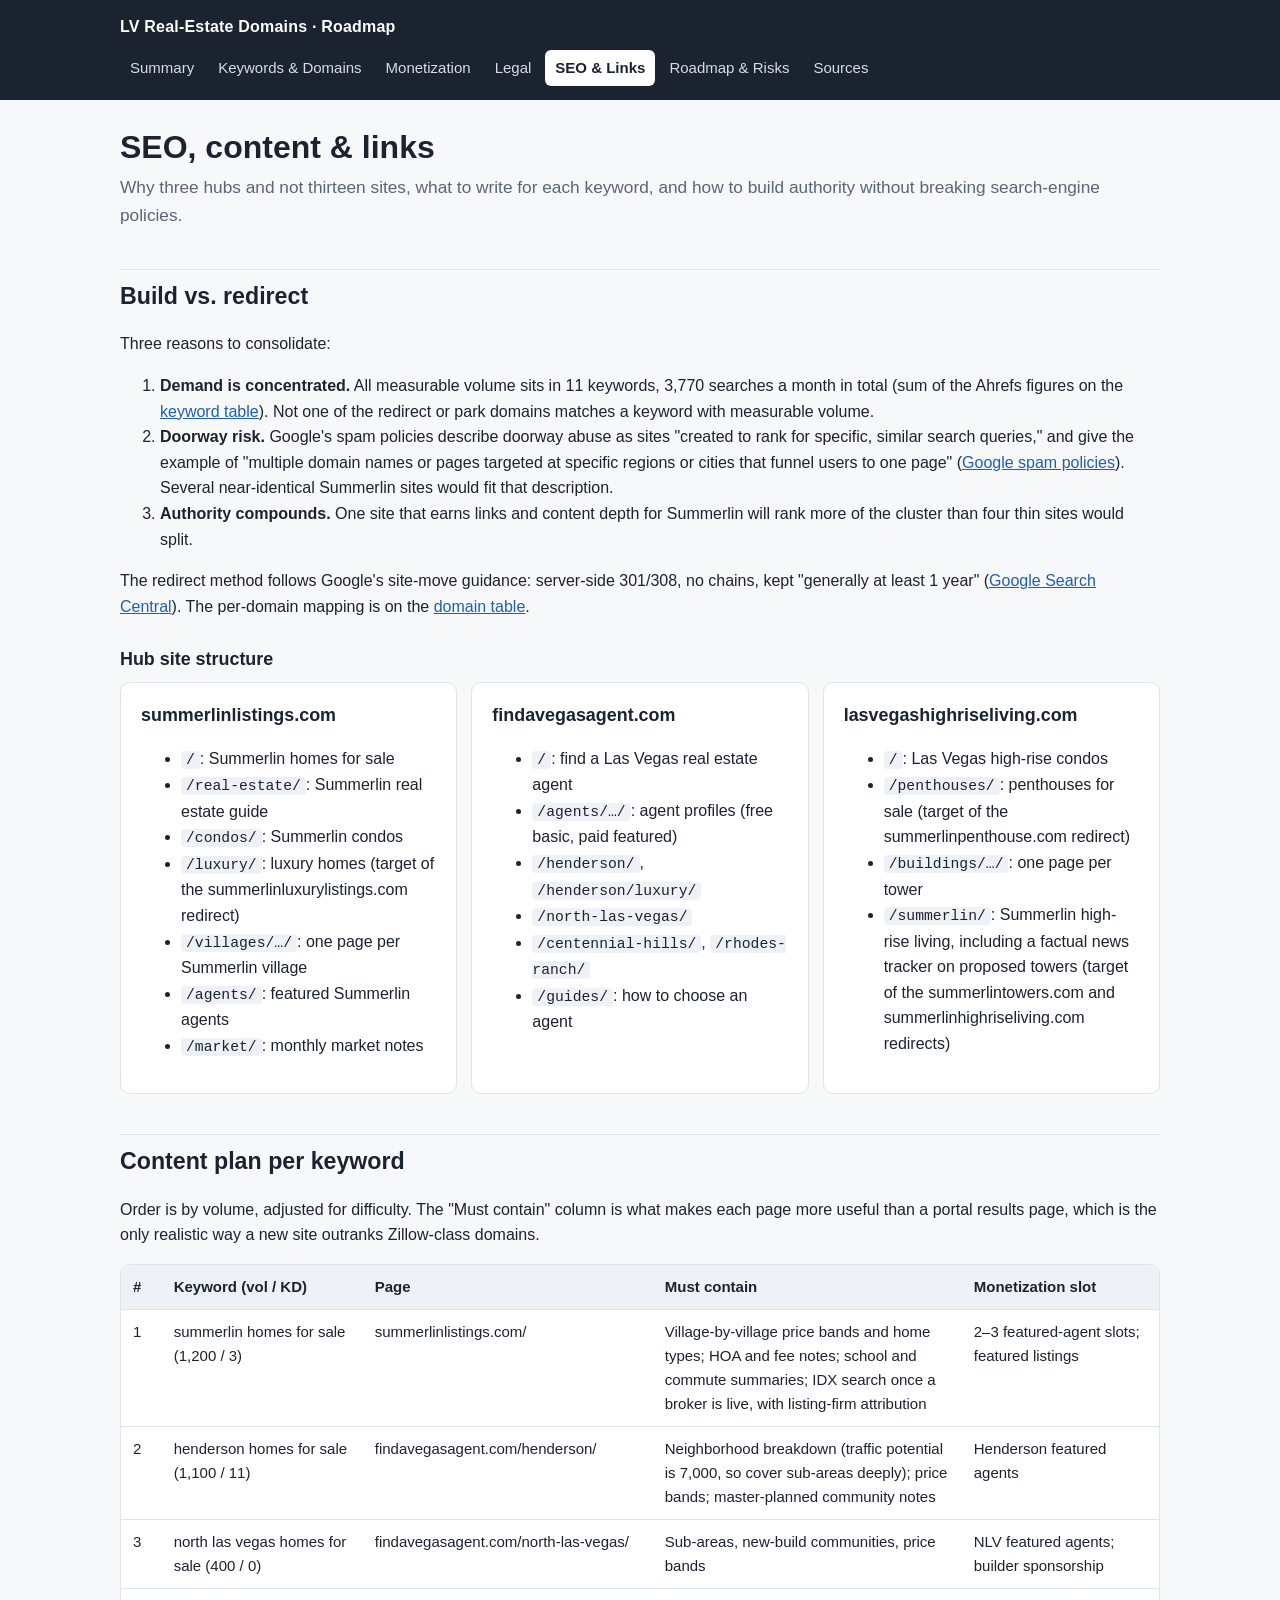
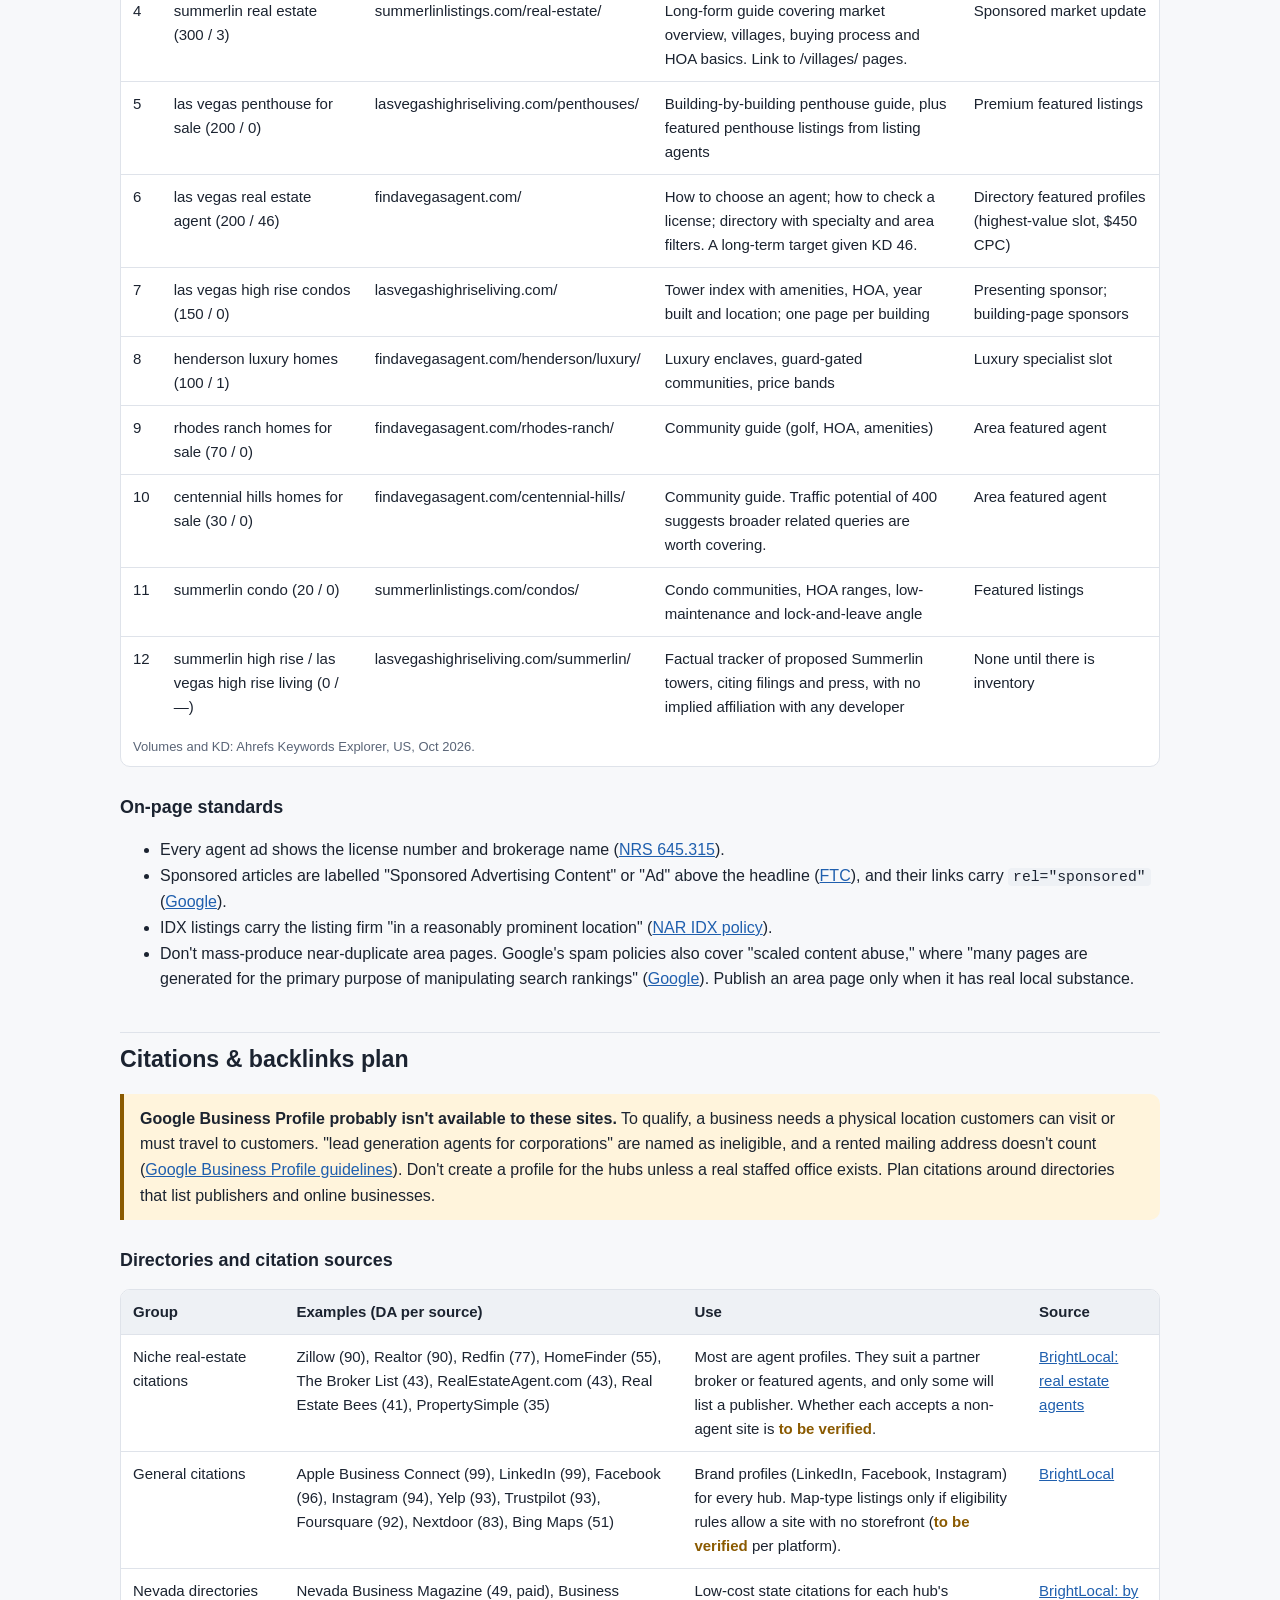
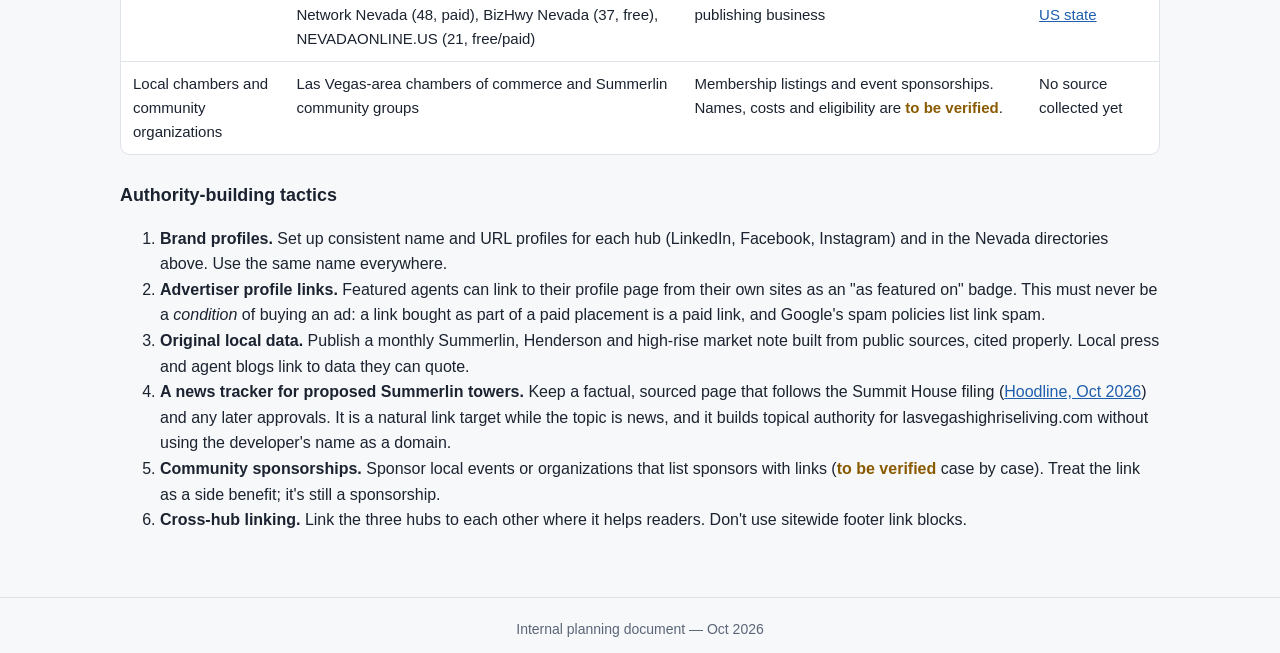
<file: seo.html>
<!DOCTYPE html>
<html lang="en">
<head>
  <meta charset="utf-8">
  <meta name="viewport" content="width=device-width, initial-scale=1">
  <meta name="robots" content="noindex, nofollow">
  <title>SEO, Content &amp; Links — Monetization Roadmap</title>
  <link rel="stylesheet" href="styles.css">
</head>
<body>
<header class="site-header">
  <div class="inner">
    <a class="brand" href="index.html">LV Real-Estate Domains · Roadmap</a>
    <nav class="site-nav" aria-label="Main">
      <ul>
        <li><a href="index.html">Summary</a></li>
        <li><a href="domains.html">Keywords &amp; Domains</a></li>
        <li><a href="monetization.html">Monetization</a></li>
        <li><a href="legal.html">Legal</a></li>
        <li><a href="seo.html" aria-current="page">SEO &amp; Links</a></li>
        <li><a href="roadmap.html">Roadmap &amp; Risks</a></li>
        <li><a href="sources.html">Sources</a></li>
      </ul>
    </nav>
  </div>
</header>

<main>
  <h1>SEO, content &amp; links</h1>
  <p class="lede">Why three hubs and not thirteen sites, what to write for each keyword, and how to build authority without breaking search-engine policies.</p>

  <h2 id="consolidation">Build vs. redirect</h2>
  <p>Three reasons to consolidate:</p>
  <ol>
    <li><strong>Demand is concentrated.</strong> All measurable volume sits in 11 keywords, 3,770 searches a month in total (sum of the Ahrefs figures on the <a href="domains.html#keywords">keyword table</a>). Not one of the redirect or park domains matches a keyword with measurable volume.</li>
    <li><strong>Doorway risk.</strong> Google's spam policies describe doorway abuse as sites "created to rank for specific, similar search queries," and give the example of "multiple domain names or pages targeted at specific regions or cities that funnel users to one page" (<a href="https://developers.google.com/search/docs/essentials/spam-policies">Google spam policies</a>). Several near-identical Summerlin sites would fit that description.</li>
    <li><strong>Authority compounds.</strong> One site that earns links and content depth for Summerlin will rank more of the cluster than four thin sites would split.</li>
  </ol>
  <p>The redirect method follows Google's site-move guidance: server-side 301/308, no chains, kept "generally at least 1 year" (<a href="https://developers.google.com/search/docs/crawling-indexing/site-move-with-url-changes">Google Search Central</a>). The per-domain mapping is on the <a href="domains.html#domains">domain table</a>.</p>

  <h3>Hub site structure</h3>
  <div class="grid">
    <div class="card">
      <h3>summerlinlistings.com</h3>
      <ul>
        <li><code>/</code>: Summerlin homes for sale</li>
        <li><code>/real-estate/</code>: Summerlin real estate guide</li>
        <li><code>/condos/</code>: Summerlin condos</li>
        <li><code>/luxury/</code>: luxury homes (target of the summerlinluxurylistings.com redirect)</li>
        <li><code>/villages/…/</code>: one page per Summerlin village</li>
        <li><code>/agents/</code>: featured Summerlin agents</li>
        <li><code>/market/</code>: monthly market notes</li>
      </ul>
    </div>
    <div class="card">
      <h3>findavegasagent.com</h3>
      <ul>
        <li><code>/</code>: find a Las Vegas real estate agent</li>
        <li><code>/agents/…/</code>: agent profiles (free basic, paid featured)</li>
        <li><code>/henderson/</code>, <code>/henderson/luxury/</code></li>
        <li><code>/north-las-vegas/</code></li>
        <li><code>/centennial-hills/</code>, <code>/rhodes-ranch/</code></li>
        <li><code>/guides/</code>: how to choose an agent</li>
      </ul>
    </div>
    <div class="card">
      <h3>lasvegashighriseliving.com</h3>
      <ul>
        <li><code>/</code>: Las Vegas high-rise condos</li>
        <li><code>/penthouses/</code>: penthouses for sale (target of the summerlinpenthouse.com redirect)</li>
        <li><code>/buildings/…/</code>: one page per tower</li>
        <li><code>/summerlin/</code>: Summerlin high-rise living, including a factual news tracker on proposed towers (target of the summerlintowers.com and summerlinhighriseliving.com redirects)</li>
      </ul>
    </div>
  </div>

  <h2 id="content-plan">Content plan per keyword</h2>
  <p>Order is by volume, adjusted for difficulty. The "Must contain" column is what makes each page more useful than a portal results page, which is the only realistic way a new site outranks Zillow-class domains.</p>
  <div class="table-wrap">
    <table>
      <thead><tr><th>#</th><th>Keyword (vol / KD)</th><th>Page</th><th>Must contain</th><th>Monetization slot</th></tr></thead>
      <tbody>
        <tr><td>1</td><td>summerlin homes for sale (1,200 / 3)</td><td>summerlinlistings.com/</td><td>Village-by-village price bands and home types; HOA and fee notes; school and commute summaries; IDX search once a broker is live, with listing-firm attribution</td><td>2–3 featured-agent slots; featured listings</td></tr>
        <tr><td>2</td><td>henderson homes for sale (1,100 / 11)</td><td>findavegasagent.com/henderson/</td><td>Neighborhood breakdown (traffic potential is 7,000, so cover sub-areas deeply); price bands; master-planned community notes</td><td>Henderson featured agents</td></tr>
        <tr><td>3</td><td>north las vegas homes for sale (400 / 0)</td><td>findavegasagent.com/north-las-vegas/</td><td>Sub-areas, new-build communities, price bands</td><td>NLV featured agents; builder sponsorship</td></tr>
        <tr><td>4</td><td>summerlin real estate (300 / 3)</td><td>summerlinlistings.com/real-estate/</td><td>Long-form guide covering market overview, villages, buying process and HOA basics. Link to /villages/ pages.</td><td>Sponsored market update</td></tr>
        <tr><td>5</td><td>las vegas penthouse for sale (200 / 0)</td><td>lasvegashighriseliving.com/penthouses/</td><td>Building-by-building penthouse guide, plus featured penthouse listings from listing agents</td><td>Premium featured listings</td></tr>
        <tr><td>6</td><td>las vegas real estate agent (200 / 46)</td><td>findavegasagent.com/</td><td>How to choose an agent; how to check a license; directory with specialty and area filters. A long-term target given KD 46.</td><td>Directory featured profiles (highest-value slot, $450 CPC)</td></tr>
        <tr><td>7</td><td>las vegas high rise condos (150 / 0)</td><td>lasvegashighriseliving.com/</td><td>Tower index with amenities, HOA, year built and location; one page per building</td><td>Presenting sponsor; building-page sponsors</td></tr>
        <tr><td>8</td><td>henderson luxury homes (100 / 1)</td><td>findavegasagent.com/henderson/luxury/</td><td>Luxury enclaves, guard-gated communities, price bands</td><td>Luxury specialist slot</td></tr>
        <tr><td>9</td><td>rhodes ranch homes for sale (70 / 0)</td><td>findavegasagent.com/rhodes-ranch/</td><td>Community guide (golf, HOA, amenities)</td><td>Area featured agent</td></tr>
        <tr><td>10</td><td>centennial hills homes for sale (30 / 0)</td><td>findavegasagent.com/centennial-hills/</td><td>Community guide. Traffic potential of 400 suggests broader related queries are worth covering.</td><td>Area featured agent</td></tr>
        <tr><td>11</td><td>summerlin condo (20 / 0)</td><td>summerlinlistings.com/condos/</td><td>Condo communities, HOA ranges, low-maintenance and lock-and-leave angle</td><td>Featured listings</td></tr>
        <tr><td>12</td><td>summerlin high rise / las vegas high rise living (0 / —)</td><td>lasvegashighriseliving.com/summerlin/</td><td>Factual tracker of proposed Summerlin towers, citing filings and press, with no implied affiliation with any developer</td><td>None until there is inventory</td></tr>
      </tbody>
      <caption>Volumes and KD: Ahrefs Keywords Explorer, US, Oct 2026.</caption>
    </table>
  </div>

  <h3>On-page standards</h3>
  <ul>
    <li>Every agent ad shows the license number and brokerage name (<a href="https://nevada.public.law/statutes/nrs_645.315">NRS 645.315</a>).</li>
    <li>Sponsored articles are labelled "Sponsored Advertising Content" or "Ad" above the headline (<a href="https://www.ftc.gov/business-guidance/resources/native-advertising-guide-businesses">FTC</a>), and their links carry <code>rel="sponsored"</code> (<a href="https://developers.google.com/search/docs/crawling-indexing/qualify-outbound-links">Google</a>).</li>
    <li>IDX listings carry the listing firm "in a reasonably prominent location" (<a href="https://www.nar.realtor/handbook-on-multiple-listing-policy/advertising-print-and-electronic-section-1-internet-data-exchange-idx-policy-policy-statement-7-58">NAR IDX policy</a>).</li>
    <li>Don't mass-produce near-duplicate area pages. Google's spam policies also cover "scaled content abuse," where "many pages are generated for the primary purpose of manipulating search rankings" (<a href="https://developers.google.com/search/docs/essentials/spam-policies">Google</a>). Publish an area page only when it has real local substance.</li>
  </ul>

  <h2 id="citations">Citations &amp; backlinks plan</h2>

  <div class="callout warn">
    <p><strong>Google Business Profile probably isn't available to these sites.</strong> To qualify, a business needs a physical location customers can visit or must travel to customers. "lead generation agents for corporations" are named as ineligible, and a rented mailing address doesn't count (<a href="https://support.google.com/business/answer/3038177">Google Business Profile guidelines</a>). Don't create a profile for the hubs unless a real staffed office exists. Plan citations around directories that list publishers and online businesses.</p>
  </div>

  <h3>Directories and citation sources</h3>
  <div class="table-wrap">
    <table>
      <thead><tr><th>Group</th><th>Examples (DA per source)</th><th>Use</th><th>Source</th></tr></thead>
      <tbody>
        <tr><td>Niche real-estate citations</td><td>Zillow (90), Realtor (90), Redfin (77), HomeFinder (55), The Broker List (43), RealEstateAgent.com (43), Real Estate Bees (41), PropertySimple (35)</td><td>Most are agent profiles. They suit a partner broker or featured agents, and only some will list a publisher. Whether each accepts a non-agent site is <span class="tbv">to be verified</span>.</td><td><a href="https://www.brightlocal.com/resources/top-citation-sites/industry/real-estate-agents/">BrightLocal: real estate agents</a></td></tr>
        <tr><td>General citations</td><td>Apple Business Connect (99), LinkedIn (99), Facebook (96), Instagram (94), Yelp (93), Trustpilot (93), Foursquare (92), Nextdoor (83), Bing Maps (51)</td><td>Brand profiles (LinkedIn, Facebook, Instagram) for every hub. Map-type listings only if eligibility rules allow a site with no storefront (<span class="tbv">to be verified</span> per platform).</td><td><a href="https://www.brightlocal.com/resources/top-citation-sites/industry/real-estate-agents/">BrightLocal</a></td></tr>
        <tr><td>Nevada directories</td><td>Nevada Business Magazine (49, paid), Business Network Nevada (48, paid), BizHwy Nevada (37, free), NEVADAONLINE.US (21, free/paid)</td><td>Low-cost state citations for each hub's publishing business</td><td><a href="https://www.brightlocal.com/resources/top-local-citation-sites-by-us-state/">BrightLocal: by US state</a></td></tr>
        <tr><td>Local chambers and community organizations</td><td>Las Vegas-area chambers of commerce and Summerlin community groups</td><td>Membership listings and event sponsorships. Names, costs and eligibility are <span class="tbv">to be verified</span>.</td><td>No source collected yet</td></tr>
      </tbody>
    </table>
  </div>

  <h3>Authority-building tactics</h3>
  <ol>
    <li><strong>Brand profiles.</strong> Set up consistent name and URL profiles for each hub (LinkedIn, Facebook, Instagram) and in the Nevada directories above. Use the same name everywhere.</li>
    <li><strong>Advertiser profile links.</strong> Featured agents can link to their profile page from their own sites as an "as featured on" badge. This must never be a <em>condition</em> of buying an ad: a link bought as part of a paid placement is a paid link, and Google's spam policies list link spam.</li>
    <li><strong>Original local data.</strong> Publish a monthly Summerlin, Henderson and high-rise market note built from public sources, cited properly. Local press and agent blogs link to data they can quote.</li>
    <li><strong>A news tracker for proposed Summerlin towers.</strong> Keep a factual, sourced page that follows the Summit House filing (<a href="https://hoodline.com/2026/10/summerlin-gets-its-first-high-rises-twin-21-story-towers-with-a-skybridge-bar/">Hoodline, Oct 2026</a>) and any later approvals. It is a natural link target while the topic is news, and it builds topical authority for lasvegashighriseliving.com without using the developer's name as a domain.</li>
    <li><strong>Community sponsorships.</strong> Sponsor local events or organizations that list sponsors with links (<span class="tbv">to be verified</span> case by case). Treat the link as a side benefit; it's still a sponsorship.</li>
    <li><strong>Cross-hub linking.</strong> Link the three hubs to each other where it helps readers. Don't use sitewide footer link blocks.</li>
  </ol>
</main>

<footer class="site-footer">Internal planning document — Oct 2026</footer>
</body>
</html>
</file>
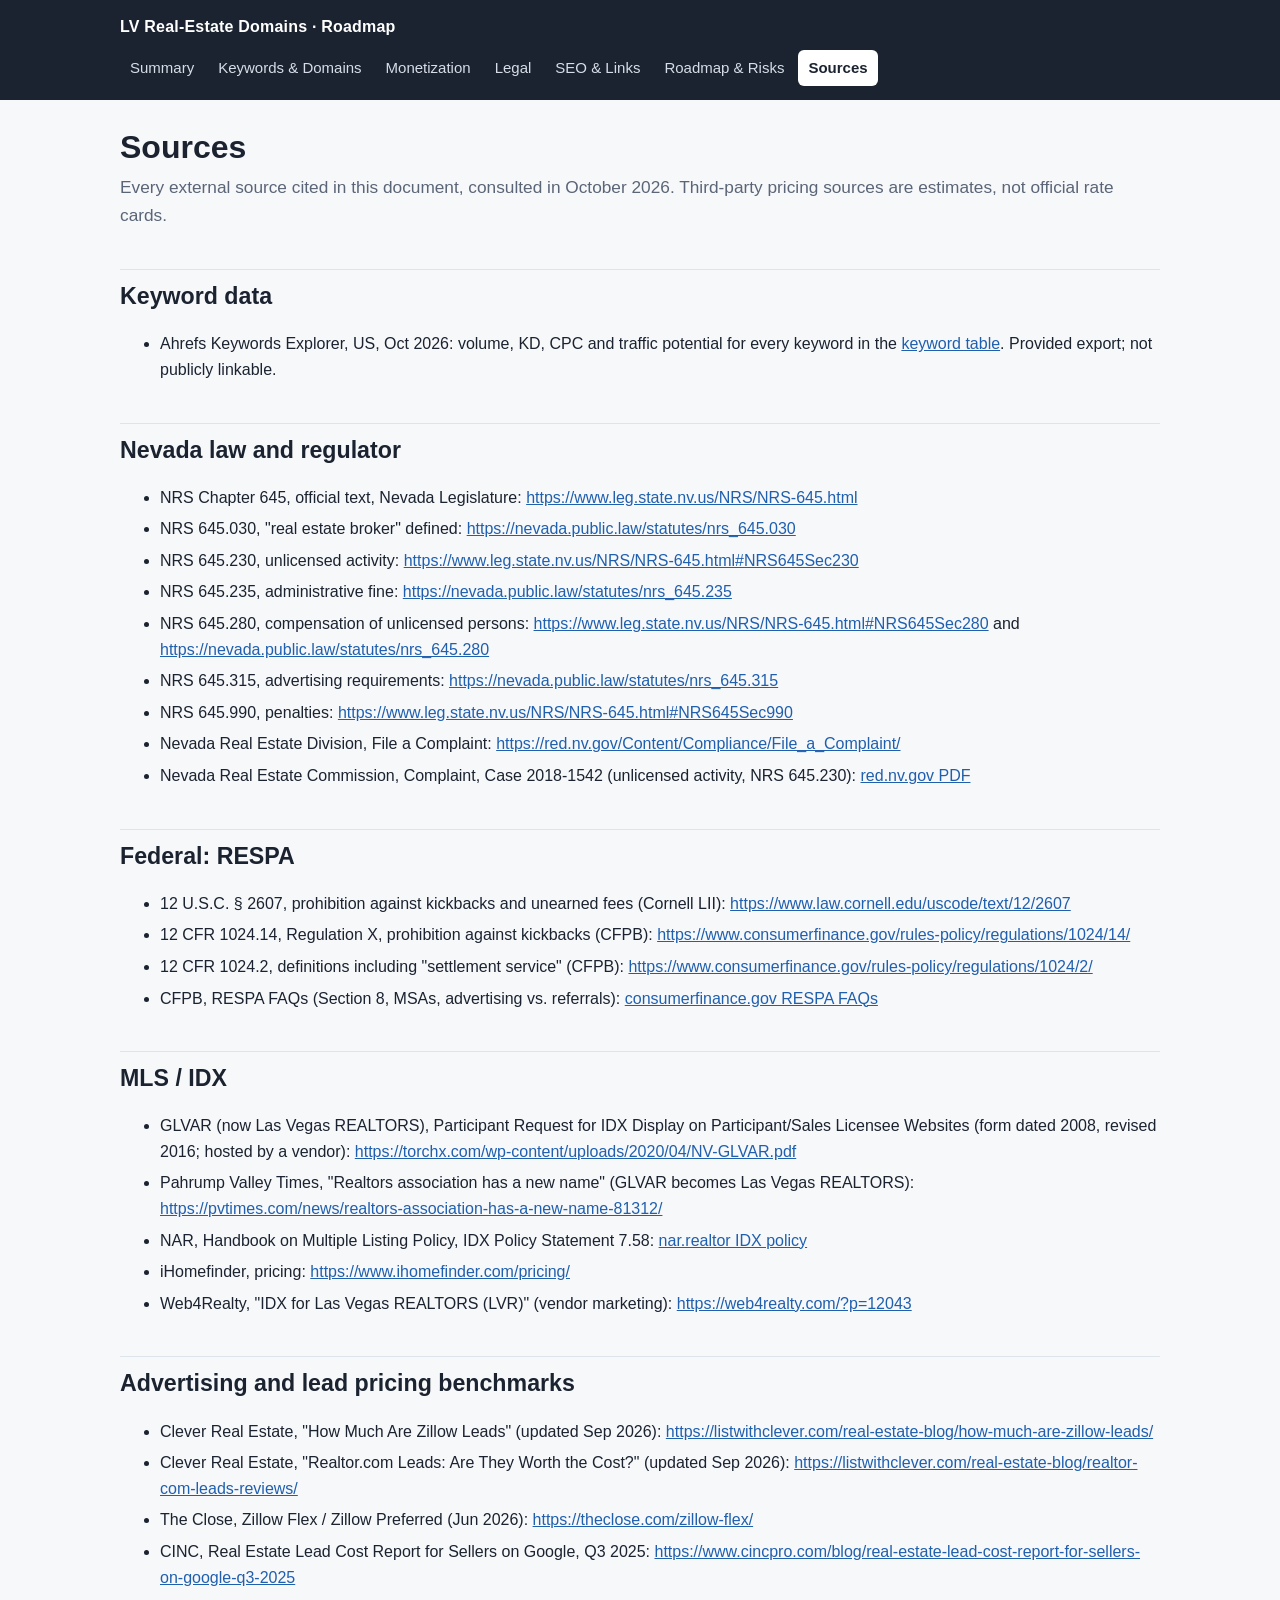
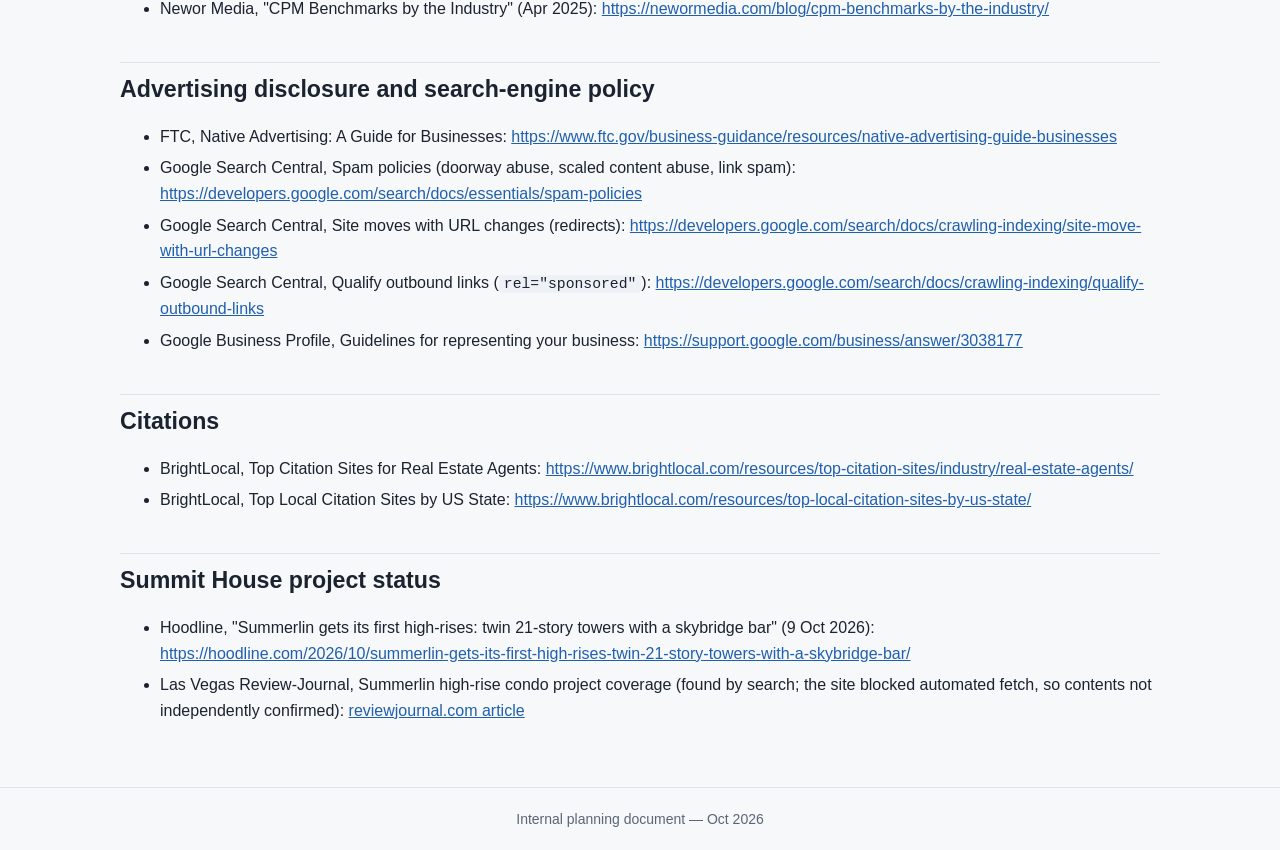
<file: sources.html>
<!DOCTYPE html>
<html lang="en">
<head>
  <meta charset="utf-8">
  <meta name="viewport" content="width=device-width, initial-scale=1">
  <meta name="robots" content="noindex, nofollow">
  <title>Sources — Monetization Roadmap</title>
  <link rel="stylesheet" href="styles.css">
</head>
<body>
<header class="site-header">
  <div class="inner">
    <a class="brand" href="index.html">LV Real-Estate Domains · Roadmap</a>
    <nav class="site-nav" aria-label="Main">
      <ul>
        <li><a href="index.html">Summary</a></li>
        <li><a href="domains.html">Keywords &amp; Domains</a></li>
        <li><a href="monetization.html">Monetization</a></li>
        <li><a href="legal.html">Legal</a></li>
        <li><a href="seo.html">SEO &amp; Links</a></li>
        <li><a href="roadmap.html">Roadmap &amp; Risks</a></li>
        <li><a href="sources.html" aria-current="page">Sources</a></li>
      </ul>
    </nav>
  </div>
</header>

<main>
  <h1>Sources</h1>
  <p class="lede">Every external source cited in this document, consulted in October 2026. Third-party pricing sources are estimates, not official rate cards.</p>

  <h2>Keyword data</h2>
  <ul class="sources">
    <li>Ahrefs Keywords Explorer, US, Oct 2026: volume, KD, CPC and traffic potential for every keyword in the <a href="domains.html#keywords">keyword table</a>. Provided export; not publicly linkable.</li>
  </ul>

  <h2>Nevada law and regulator</h2>
  <ul class="sources">
    <li>NRS Chapter 645, official text, Nevada Legislature: <a href="https://www.leg.state.nv.us/NRS/NRS-645.html">https://www.leg.state.nv.us/NRS/NRS-645.html</a></li>
    <li>NRS 645.030, "real estate broker" defined: <a href="https://nevada.public.law/statutes/nrs_645.030">https://nevada.public.law/statutes/nrs_645.030</a></li>
    <li>NRS 645.230, unlicensed activity: <a href="https://www.leg.state.nv.us/NRS/NRS-645.html#NRS645Sec230">https://www.leg.state.nv.us/NRS/NRS-645.html#NRS645Sec230</a></li>
    <li>NRS 645.235, administrative fine: <a href="https://nevada.public.law/statutes/nrs_645.235">https://nevada.public.law/statutes/nrs_645.235</a></li>
    <li>NRS 645.280, compensation of unlicensed persons: <a href="https://www.leg.state.nv.us/NRS/NRS-645.html#NRS645Sec280">https://www.leg.state.nv.us/NRS/NRS-645.html#NRS645Sec280</a> and <a href="https://nevada.public.law/statutes/nrs_645.280">https://nevada.public.law/statutes/nrs_645.280</a></li>
    <li>NRS 645.315, advertising requirements: <a href="https://nevada.public.law/statutes/nrs_645.315">https://nevada.public.law/statutes/nrs_645.315</a></li>
    <li>NRS 645.990, penalties: <a href="https://www.leg.state.nv.us/NRS/NRS-645.html#NRS645Sec990">https://www.leg.state.nv.us/NRS/NRS-645.html#NRS645Sec990</a></li>
    <li>Nevada Real Estate Division, File a Complaint: <a href="https://red.nv.gov/Content/Compliance/File_a_Complaint/">https://red.nv.gov/Content/Compliance/File_a_Complaint/</a></li>
    <li>Nevada Real Estate Commission, Complaint, Case 2018-1542 (unlicensed activity, NRS 645.230): <a href="https://red.nv.gov/uploadedFiles/rednvgov/Content/Meetings/REC/2020/Supporting_Materials/September/Michaeli-Joshua_2018-1542_Complaint.pdf">red.nv.gov PDF</a></li>
  </ul>

  <h2>Federal: RESPA</h2>
  <ul class="sources">
    <li>12 U.S.C. § 2607, prohibition against kickbacks and unearned fees (Cornell LII): <a href="https://www.law.cornell.edu/uscode/text/12/2607">https://www.law.cornell.edu/uscode/text/12/2607</a></li>
    <li>12 CFR 1024.14, Regulation X, prohibition against kickbacks (CFPB): <a href="https://www.consumerfinance.gov/rules-policy/regulations/1024/14/">https://www.consumerfinance.gov/rules-policy/regulations/1024/14/</a></li>
    <li>12 CFR 1024.2, definitions including "settlement service" (CFPB): <a href="https://www.consumerfinance.gov/rules-policy/regulations/1024/2/">https://www.consumerfinance.gov/rules-policy/regulations/1024/2/</a></li>
    <li>CFPB, RESPA FAQs (Section 8, MSAs, advertising vs. referrals): <a href="https://www.consumerfinance.gov/compliance/compliance-resources/mortgage-resources/real-estate-settlement-procedures-act/real-estate-settlement-procedures-act-faqs/">consumerfinance.gov RESPA FAQs</a></li>
  </ul>

  <h2>MLS / IDX</h2>
  <ul class="sources">
    <li>GLVAR (now Las Vegas REALTORS), Participant Request for IDX Display on Participant/Sales Licensee Websites (form dated 2008, revised 2016; hosted by a vendor): <a href="https://torchx.com/wp-content/uploads/2020/04/NV-GLVAR.pdf">https://torchx.com/wp-content/uploads/2020/04/NV-GLVAR.pdf</a></li>
    <li>Pahrump Valley Times, "Realtors association has a new name" (GLVAR becomes Las Vegas REALTORS): <a href="https://pvtimes.com/news/realtors-association-has-a-new-name-81312/">https://pvtimes.com/news/realtors-association-has-a-new-name-81312/</a></li>
    <li>NAR, Handbook on Multiple Listing Policy, IDX Policy Statement 7.58: <a href="https://www.nar.realtor/handbook-on-multiple-listing-policy/advertising-print-and-electronic-section-1-internet-data-exchange-idx-policy-policy-statement-7-58">nar.realtor IDX policy</a></li>
    <li>iHomefinder, pricing: <a href="https://www.ihomefinder.com/pricing/">https://www.ihomefinder.com/pricing/</a></li>
    <li>Web4Realty, "IDX for Las Vegas REALTORS (LVR)" (vendor marketing): <a href="https://web4realty.com/?p=12043">https://web4realty.com/?p=12043</a></li>
  </ul>

  <h2>Advertising and lead pricing benchmarks</h2>
  <ul class="sources">
    <li>Clever Real Estate, "How Much Are Zillow Leads" (updated Sep 2026): <a href="https://listwithclever.com/real-estate-blog/how-much-are-zillow-leads/">https://listwithclever.com/real-estate-blog/how-much-are-zillow-leads/</a></li>
    <li>Clever Real Estate, "Realtor.com Leads: Are They Worth the Cost?" (updated Sep 2026): <a href="https://listwithclever.com/real-estate-blog/realtor-com-leads-reviews/">https://listwithclever.com/real-estate-blog/realtor-com-leads-reviews/</a></li>
    <li>The Close, Zillow Flex / Zillow Preferred (Jun 2026): <a href="https://theclose.com/zillow-flex/">https://theclose.com/zillow-flex/</a></li>
    <li>CINC, Real Estate Lead Cost Report for Sellers on Google, Q3 2025: <a href="https://www.cincpro.com/blog/real-estate-lead-cost-report-for-sellers-on-google-q3-2025">https://www.cincpro.com/blog/real-estate-lead-cost-report-for-sellers-on-google-q3-2025</a></li>
    <li>Newor Media, "CPM Benchmarks by the Industry" (Apr 2025): <a href="https://newormedia.com/blog/cpm-benchmarks-by-the-industry/">https://newormedia.com/blog/cpm-benchmarks-by-the-industry/</a></li>
  </ul>

  <h2>Advertising disclosure and search-engine policy</h2>
  <ul class="sources">
    <li>FTC, Native Advertising: A Guide for Businesses: <a href="https://www.ftc.gov/business-guidance/resources/native-advertising-guide-businesses">https://www.ftc.gov/business-guidance/resources/native-advertising-guide-businesses</a></li>
    <li>Google Search Central, Spam policies (doorway abuse, scaled content abuse, link spam): <a href="https://developers.google.com/search/docs/essentials/spam-policies">https://developers.google.com/search/docs/essentials/spam-policies</a></li>
    <li>Google Search Central, Site moves with URL changes (redirects): <a href="https://developers.google.com/search/docs/crawling-indexing/site-move-with-url-changes">https://developers.google.com/search/docs/crawling-indexing/site-move-with-url-changes</a></li>
    <li>Google Search Central, Qualify outbound links (<code>rel="sponsored"</code>): <a href="https://developers.google.com/search/docs/crawling-indexing/qualify-outbound-links">https://developers.google.com/search/docs/crawling-indexing/qualify-outbound-links</a></li>
    <li>Google Business Profile, Guidelines for representing your business: <a href="https://support.google.com/business/answer/3038177">https://support.google.com/business/answer/3038177</a></li>
  </ul>

  <h2>Citations</h2>
  <ul class="sources">
    <li>BrightLocal, Top Citation Sites for Real Estate Agents: <a href="https://www.brightlocal.com/resources/top-citation-sites/industry/real-estate-agents/">https://www.brightlocal.com/resources/top-citation-sites/industry/real-estate-agents/</a></li>
    <li>BrightLocal, Top Local Citation Sites by US State: <a href="https://www.brightlocal.com/resources/top-local-citation-sites-by-us-state/">https://www.brightlocal.com/resources/top-local-citation-sites-by-us-state/</a></li>
  </ul>

  <h2>Summit House project status</h2>
  <ul class="sources">
    <li>Hoodline, "Summerlin gets its first high-rises: twin 21-story towers with a skybridge bar" (9 Oct 2026): <a href="https://hoodline.com/2026/10/summerlin-gets-its-first-high-rises-twin-21-story-towers-with-a-skybridge-bar/">https://hoodline.com/2026/10/summerlin-gets-its-first-high-rises-twin-21-story-towers-with-a-skybridge-bar/</a></li>
    <li>Las Vegas Review-Journal, Summerlin high-rise condo project coverage (found by search; the site blocked automated fetch, so contents not independently confirmed): <a href="https://www.reviewjournal.com/business/housing/next-chapter-for-summerlin-high-rise-condo-project-in-works-for-las-vegas-community-3897433/">reviewjournal.com article</a></li>
  </ul>
</main>

<footer class="site-footer">Internal planning document — Oct 2026</footer>
</body>
</html>
</file>
<file: styles.css>
/* Monetization roadmap — shared styles */
:root {
  --bg: #f7f8fa;
  --surface: #ffffff;
  --ink: #1b2330;
  --muted: #5a6577;
  --line: #dfe3ea;
  --accent: #1f5fae;
  --accent-soft: #e8f0fb;
  --warn: #8a5a00;
  --warn-soft: #fff4dc;
  --risk: #a3262a;
  --risk-soft: #fdecec;
  --ok: #1d6b3a;
  --ok-soft: #e6f4ea;
  --radius: 10px;
  --maxw: 1080px;
}

* { box-sizing: border-box; }

html { -webkit-text-size-adjust: 100%; }

body {
  margin: 0;
  font-family: -apple-system, BlinkMacSystemFont, "Segoe UI", Roboto, "Helvetica Neue", Arial, sans-serif;
  font-size: 16px;
  line-height: 1.6;
  color: var(--ink);
  background: var(--bg);
}

a { color: var(--accent); }
a:hover { text-decoration: none; }

/* Header + nav */
.site-header {
  background: var(--ink);
  color: #fff;
}
.site-header .inner {
  max-width: var(--maxw);
  margin: 0 auto;
  padding: 14px 20px;
  display: flex;
  flex-wrap: wrap;
  align-items: center;
  justify-content: space-between;
  gap: 10px;
}
.brand {
  font-weight: 700;
  letter-spacing: .2px;
  color: #fff;
  text-decoration: none;
}
.site-nav ul {
  list-style: none;
  margin: 0;
  padding: 0;
  display: flex;
  flex-wrap: wrap;
  gap: 4px;
}
.site-nav a {
  display: block;
  padding: 6px 10px;
  border-radius: 6px;
  color: #d6dde8;
  text-decoration: none;
  font-size: 15px;
}
.site-nav a:hover { background: rgba(255,255,255,.1); color: #fff; }
.site-nav a[aria-current="page"] { background: #fff; color: var(--ink); font-weight: 600; }

/* Layout */
main {
  max-width: var(--maxw);
  margin: 0 auto;
  padding: 28px 20px 48px;
}
h1 { font-size: 2rem; line-height: 1.2; margin: 0 0 8px; }
h2 { font-size: 1.45rem; margin: 40px 0 12px; padding-top: 8px; border-top: 1px solid var(--line); }
h3 { font-size: 1.12rem; margin: 26px 0 8px; }
.lede { color: var(--muted); font-size: 1.08rem; margin-top: 0; }
section > h2:first-child { margin-top: 28px; }

.card {
  background: var(--surface);
  border: 1px solid var(--line);
  border-radius: var(--radius);
  padding: 18px 20px;
  margin: 16px 0;
}
.grid {
  display: grid;
  grid-template-columns: repeat(auto-fit, minmax(240px, 1fr));
  gap: 14px;
}
.grid .card { margin: 0; }
.card h3 { margin-top: 0; }

/* Callouts */
.callout {
  border-left: 4px solid var(--accent);
  background: var(--accent-soft);
  padding: 12px 16px;
  border-radius: 0 var(--radius) var(--radius) 0;
  margin: 16px 0;
}
.callout.warn { border-color: var(--warn); background: var(--warn-soft); }
.callout.risk { border-color: var(--risk); background: var(--risk-soft); }
.callout.ok { border-color: var(--ok); background: var(--ok-soft); }
.callout p:first-child { margin-top: 0; }
.callout p:last-child { margin-bottom: 0; }

/* Tables: scroll horizontally on small screens */
.table-wrap {
  width: 100%;
  overflow-x: auto;
  -webkit-overflow-scrolling: touch;
  border: 1px solid var(--line);
  border-radius: var(--radius);
  background: var(--surface);
  margin: 14px 0 20px;
}
table {
  border-collapse: collapse;
  width: 100%;
  min-width: 640px;
  font-size: 15px;
}
th, td {
  text-align: left;
  vertical-align: top;
  padding: 10px 12px;
  border-bottom: 1px solid var(--line);
}
thead th {
  background: #eef1f5;
  font-weight: 600;
  white-space: nowrap;
}
tbody tr:last-child td { border-bottom: 0; }
td.num, th.num { text-align: right; font-variant-numeric: tabular-nums; white-space: nowrap; }
caption {
  caption-side: bottom;
  text-align: left;
  padding: 8px 12px;
  color: var(--muted);
  font-size: 13px;
}

/* Tags */
.tag {
  display: inline-block;
  padding: 1px 8px;
  border-radius: 999px;
  font-size: 12.5px;
  font-weight: 600;
  white-space: nowrap;
}
.tag.build { background: var(--ok-soft); color: var(--ok); }
.tag.redirect { background: var(--accent-soft); color: var(--accent); }
.tag.park { background: #eceef2; color: var(--muted); }
.tag.low { background: var(--ok-soft); color: var(--ok); }
.tag.med { background: var(--warn-soft); color: var(--warn); }
.tag.high { background: var(--risk-soft); color: var(--risk); }

.tbv { color: var(--warn); font-weight: 600; }

/* Phases */
.phase {
  background: var(--surface);
  border: 1px solid var(--line);
  border-radius: var(--radius);
  padding: 16px 20px;
  margin: 14px 0;
}
.phase h3 { margin-top: 0; }
.phase .when { color: var(--muted); font-weight: 400; font-size: .95rem; }

ol.steps > li { margin-bottom: 8px; }

code { background: #eef1f5; padding: 1px 5px; border-radius: 4px; font-size: .92em; }

.sources li { margin-bottom: 6px; word-break: break-word; }

/* Footer */
.site-footer {
  border-top: 1px solid var(--line);
  color: var(--muted);
  text-align: center;
  padding: 20px;
  font-size: 14px;
}

@media (max-width: 640px) {
  h1 { font-size: 1.6rem; }
  h2 { font-size: 1.25rem; }
  main { padding: 20px 14px 40px; }
  .site-nav a { padding: 5px 8px; font-size: 14px; }
}

@media print {
  .site-header, .site-footer { display: none; }
  .table-wrap { overflow: visible; border: 0; }
  a { color: inherit; }
}
</file>
